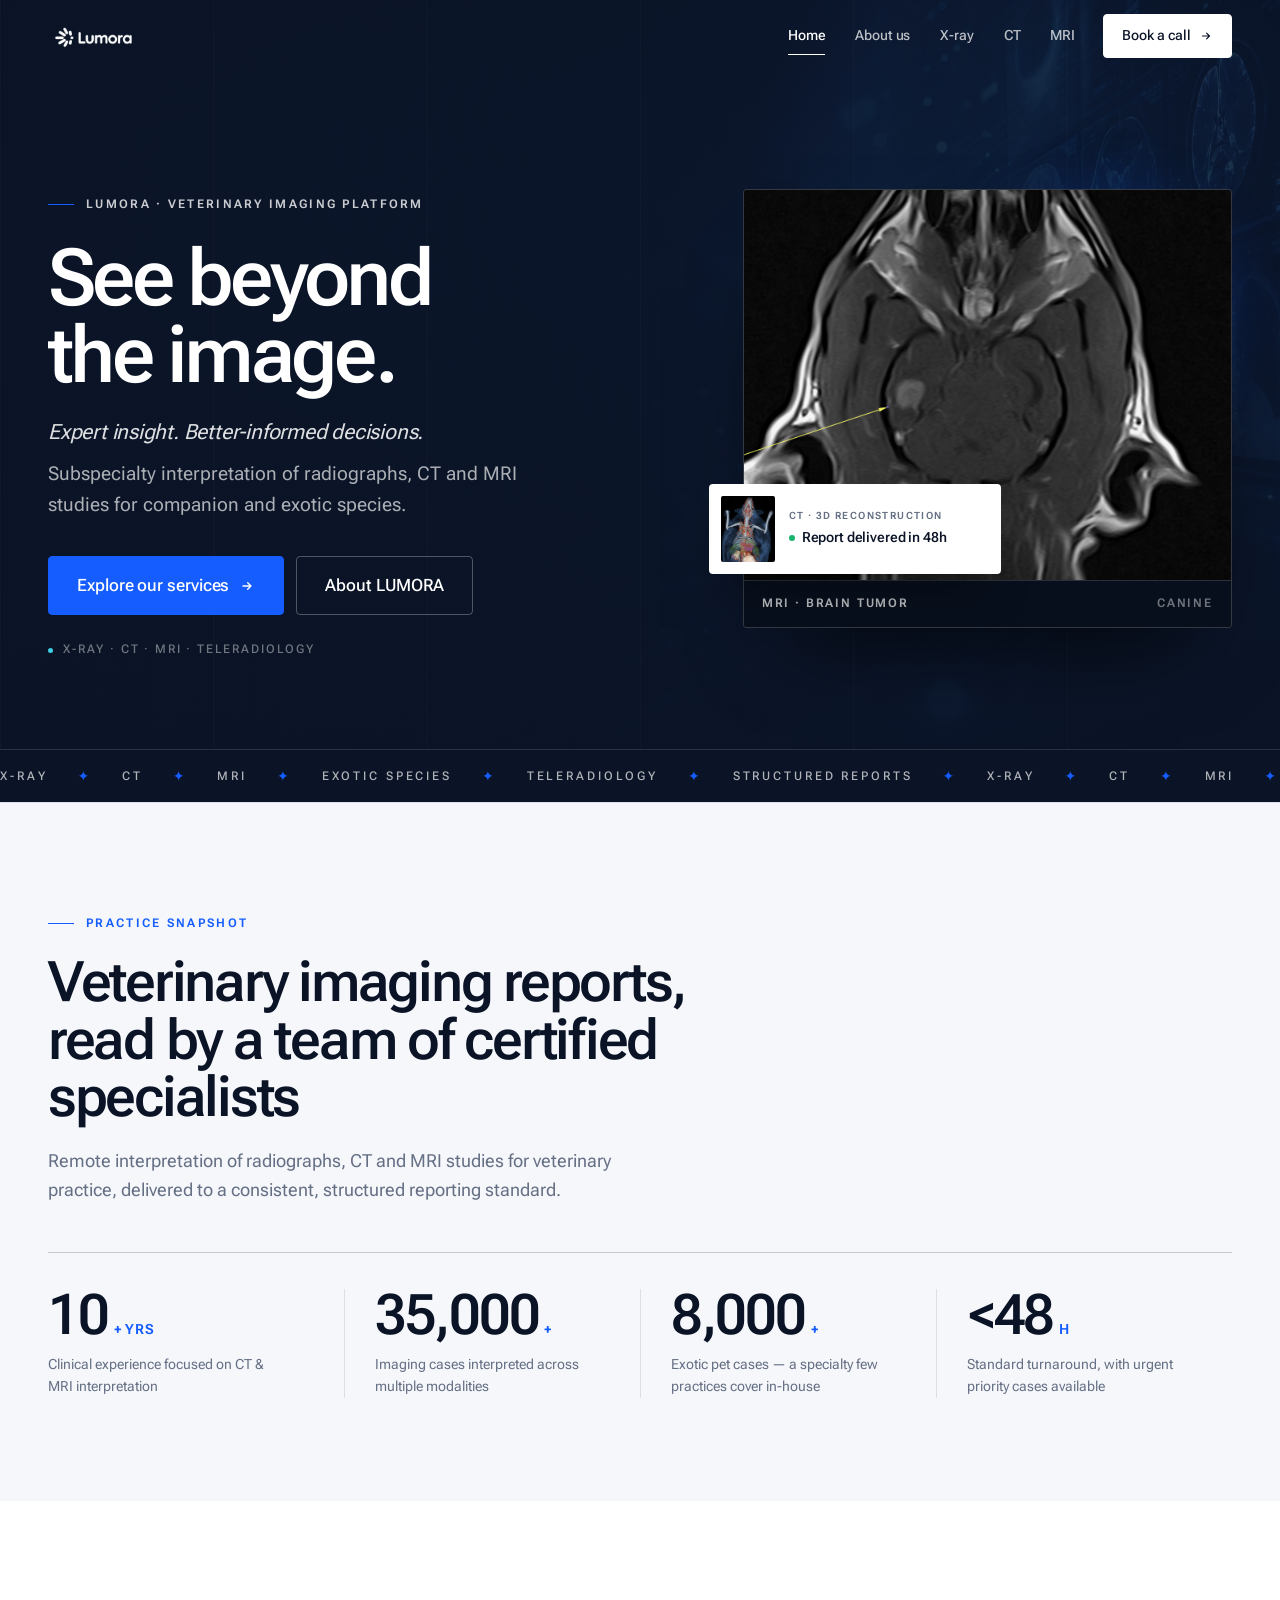
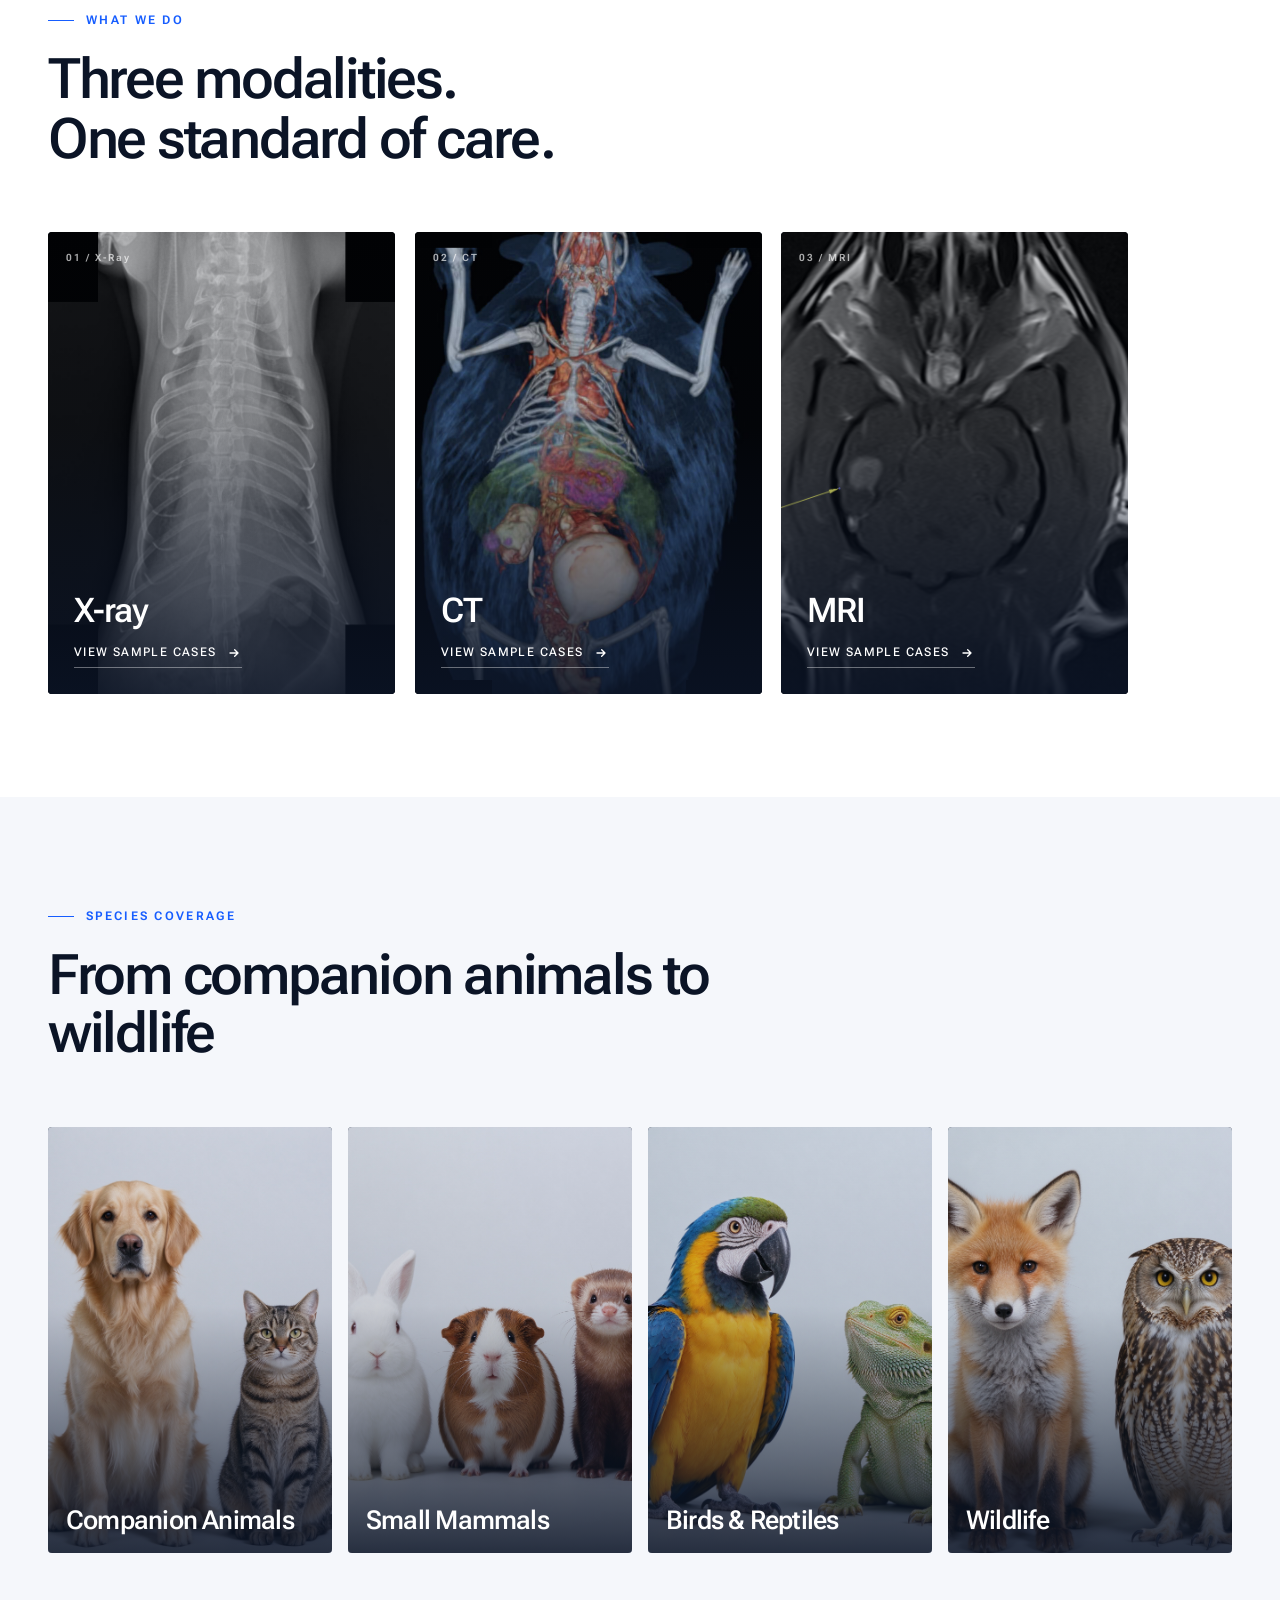
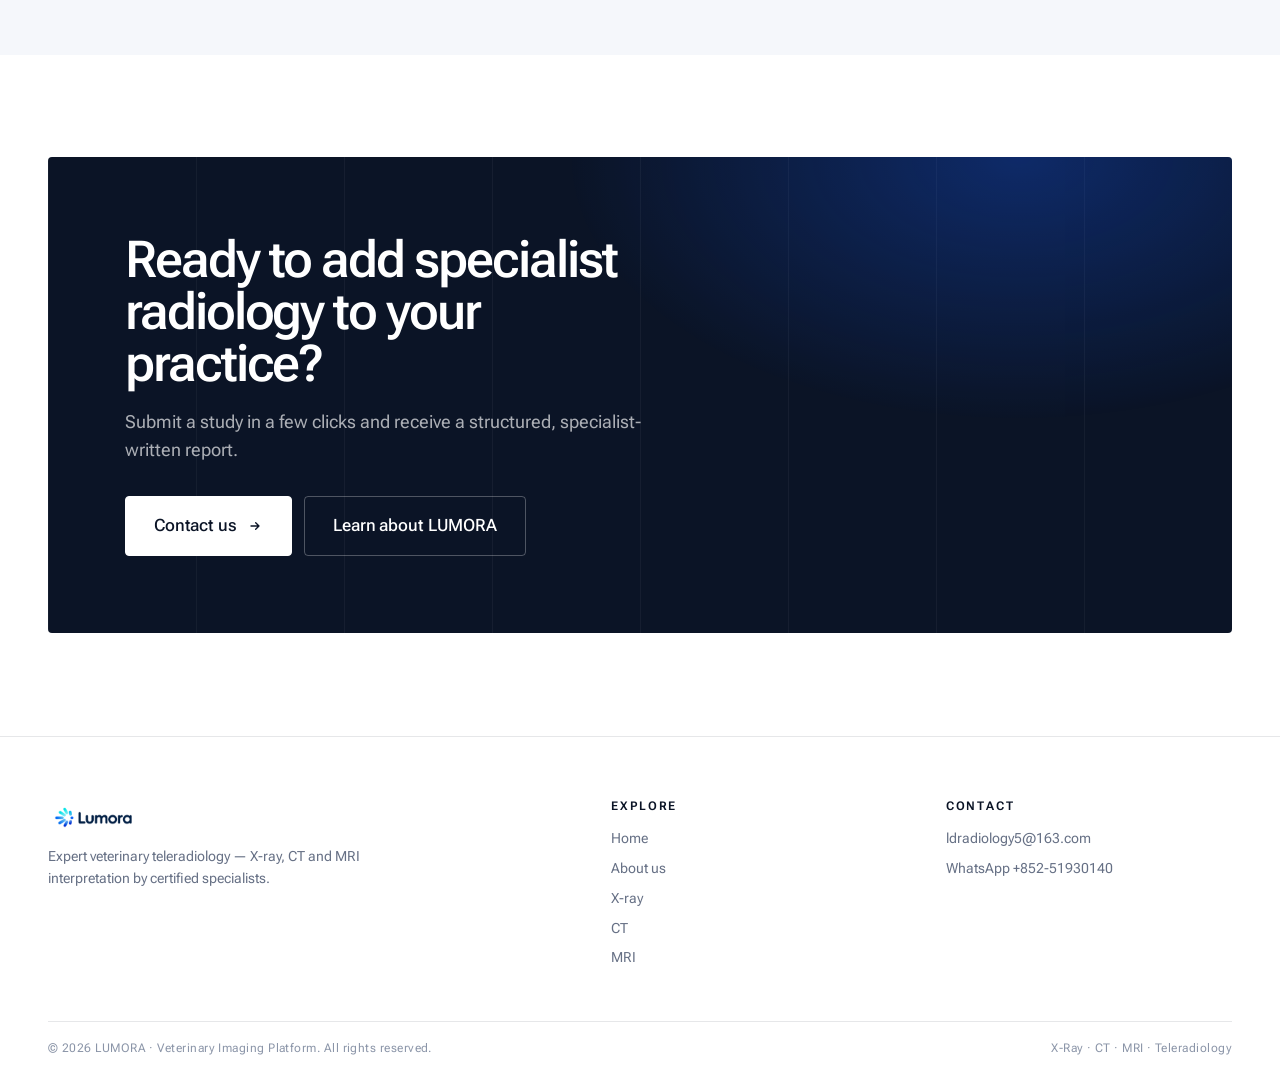
<file: index.html>
<!DOCTYPE html>
<html lang="en">
<head>
  <meta charset="UTF-8" />
  <meta name="viewport" content="width=device-width, initial-scale=1.0" />
  <meta http-equiv="X-UA-Compatible" content="IE=edge" />

  <title>LUMORA · Veterinary Imaging Platform — Expert Radiology for Veterinarians</title>
  <meta name="description" content="LUMORA delivers expert veterinary teleradiology — X-ray, CT and MRI reports read by certified specialists, with fast, secure, seamless submission." />
  <meta name="keywords" content="veterinary teleradiology, veterinary imaging, X-ray, CT, MRI, LUMORA, veterinary radiologist" />

  <meta property="og:title" content="LUMORA · Expert Radiology for Veterinarians" />
  <meta property="og:description" content="X-ray, CT and MRI interpretation by certified veterinary imaging specialists. Fast, secure and seamless." />
  <meta property="og:type" content="website" />
  <meta property="og:locale" content="en_US" />

  <link rel="stylesheet" href="./assets/site.css" />
</head>

<body class="page-home">

  <!-- ══════════════════════ NAV ══════════════════════ -->
  <nav class="nav">
    <div class="nav-inner">
      <a href="./index.html" class="brand" aria-label="LUMORA home">
        <img src="./assets/logo.png" alt="LUMORA" class="brand-logo" />
      </a>
      <div class="nav-links">
        <a href="./index.html" class="nav-link active">Home</a>
        <a href="./about.html" class="nav-link">About us</a>
        <a href="./x-ray.html" class="nav-link">X-ray</a>
        <a href="./ct.html" class="nav-link">CT</a>
        <a href="./mri.html" class="nav-link">MRI</a>
        <a href="./contact.html" class="nav-cta">
          Book a call
          <svg class="arrow" fill="none" stroke="currentColor" viewBox="0 0 24 24">
            <path stroke-linecap="round" stroke-linejoin="round" stroke-width="2" d="M13 7l5 5m0 0l-5 5m5-5H6"/>
          </svg>
        </a>
      </div>
      <button class="nav-toggle" id="navToggle" aria-label="Open menu" aria-expanded="false">
        <svg fill="none" stroke="currentColor" viewBox="0 0 24 24">
          <path stroke-linecap="round" stroke-linejoin="round" stroke-width="2" d="M4 7h16M4 12h16M4 17h16"/>
        </svg>
      </button>
    </div>
    <div class="mobile-menu" id="mobileMenu">
      <a href="./index.html" class="active">Home</a>
      <a href="./about.html">About us</a>
      <a href="./x-ray.html">X-ray</a>
      <a href="./ct.html">CT</a>
      <a href="./mri.html">MRI</a>
      <a href="./contact.html">Contact us</a>
    </div>
  </nav>

  <!-- ══════════════════════ HERO ══════════════════════ -->
  <section class="hero">
    <div class="container">
      <div class="hero-grid">
        <div class="hero-inner">
          <span class="eyebrow">Lumora &middot; Veterinary Imaging Platform</span>
          <h1>See beyond the image.</h1>
          <p class="hero-sub hero-sub--lead">Expert insight. Better-informed decisions.</p>
          <p class="hero-sub">
            Subspecialty interpretation of radiographs, CT and MRI studies for companion and exotic species.
          </p>
          <div class="hero-cta">
            <a href="./contact.html" class="btn btn-accent btn-lg">
              Explore our services
              <svg class="arrow" fill="none" stroke="currentColor" viewBox="0 0 24 24">
                <path stroke-linecap="round" stroke-linejoin="round" stroke-width="2" d="M13 7l5 5m0 0l-5 5m5-5H6"/>
              </svg>
            </a>
            <a href="./about.html" class="btn btn-outlined-inverse btn-lg">About LUMORA</a>
          </div>
          <p class="hero-note"><span class="dot"></span>X-Ray &middot; CT &middot; MRI &middot; Teleradiology</p>
        </div>

        <div class="hero-visual" aria-hidden="true">
          <figure class="hero-frame">
            <img src="./assets/cases/mri-dog-brain-tumor.png" alt="" loading="eager" />
            <figcaption>MRI &middot; Brain tumor <span>Canine</span></figcaption>
          </figure>
          <div class="hero-float">
            <img src="./assets/cases/ct-hedgehog-3d.png" alt="" loading="lazy" />
            <div>
              <span class="hero-float-label">CT &middot; 3D reconstruction</span>
              <strong>Report delivered in 48h</strong>
            </div>
          </div>
        </div>
      </div>
    </div>
  </section>

  <!-- ══════════════════════ MARQUEE ══════════════════════ -->
  <div class="marquee" aria-hidden="true">
    <div class="marquee-track">
      <span>X-Ray <i>&#10022;</i> CT <i>&#10022;</i> MRI <i>&#10022;</i> Exotic Species <i>&#10022;</i> Teleradiology <i>&#10022;</i> Structured Reports <i>&#10022;</i></span>
      <span>X-Ray <i>&#10022;</i> CT <i>&#10022;</i> MRI <i>&#10022;</i> Exotic Species <i>&#10022;</i> Teleradiology <i>&#10022;</i> Structured Reports <i>&#10022;</i></span>
    </div>
  </div>

  <!-- ══════════════════════ PRACTICE SNAPSHOT ══════════════════════ -->
  <section class="section stats-band">
    <div class="container">
      <div class="section-head" style="margin-bottom: var(--space-2xl);">
        <span class="eyebrow eyebrow-accent">Practice Snapshot</span>
        <h2>Veterinary imaging reports,<br/>read by a team of certified specialists</h2>
        <p>
          Remote interpretation of radiographs, CT and MRI studies for veterinary practice, delivered
          to a consistent, structured reporting standard.
        </p>
      </div>

      <div class="stats-grid">
        <div class="stat">
          <p class="stat-value">10<span class="unit">+ yrs</span></p>
          <p class="stat-label">Clinical experience focused on CT &amp; MRI interpretation</p>
        </div>
        <div class="stat">
          <p class="stat-value">35,000<span class="unit">+</span></p>
          <p class="stat-label">Imaging cases interpreted across multiple modalities</p>
        </div>
        <div class="stat">
          <p class="stat-value">8,000<span class="unit">+</span></p>
          <p class="stat-label">Exotic pet cases — a specialty few practices cover in-house</p>
        </div>
        <div class="stat">
          <p class="stat-value">&lt;48<span class="unit">h</span></p>
          <p class="stat-label">Standard turnaround, with urgent priority cases available</p>
        </div>
      </div>
    </div>
  </section>

  <!-- ══════════════════════ WHAT WE DO ══════════════════════ -->
  <section class="section">
    <div class="container">
      <div class="section-head">
        <span class="eyebrow eyebrow-accent">What We Do</span>
        <h2>Three modalities. </h2>
        <h2>One standard of care.</h2>
      </div>

      <div class="grid-3 container-narrow">
        <div class="card modality-card">
          <img class="modality-bg" src="./assets/cases/xray-cat-diaphragmatic-hernia.png" alt="X-ray sample — diaphragmatic hernia in a cat" loading="lazy" onerror="this.style.display='none'">
          <div class="modality-overlay" aria-hidden="true"></div>
          <span class="modality-index">01 / X-Ray</span>
          <div class="modality-content">
            <h3>X-ray</h3>
            <a href="./x-ray.html" class="btn btn-on-inverse">
              View sample cases
              <svg class="arrow" fill="none" stroke="currentColor" viewBox="0 0 24 24">
                <path stroke-linecap="round" stroke-linejoin="round" stroke-width="2" d="M13 7l5 5m0 0l-5 5m5-5H6"/>
              </svg>
            </a>
          </div>
        </div>
        <div class="card modality-card">
          <img class="modality-bg" src="./assets/cases/ct-hedgehog-3d.png" alt="CT sample — 3D reconstruction of a hedgehog" loading="lazy" onerror="this.style.display='none'">
          <div class="modality-overlay" aria-hidden="true"></div>
          <span class="modality-index">02 / CT</span>
          <div class="modality-content">
            <h3>CT</h3>
            <a href="./ct.html" class="btn btn-on-inverse">
              View sample cases
              <svg class="arrow" fill="none" stroke="currentColor" viewBox="0 0 24 24">
                <path stroke-linecap="round" stroke-linejoin="round" stroke-width="2" d="M13 7l5 5m0 0l-5 5m5-5H6"/>
              </svg>
            </a>
          </div>
        </div>
        <div class="card modality-card">
          <img class="modality-bg" src="./assets/cases/mri-dog-brain-tumor.png" alt="MRI sample — brain tumor in a dog" loading="lazy" onerror="this.style.display='none'">
          <div class="modality-overlay" aria-hidden="true"></div>
          <span class="modality-index">03 / MRI</span>
          <div class="modality-content">
            <h3>MRI</h3>
            <a href="./mri.html" class="btn btn-on-inverse">
              View sample cases
              <svg class="arrow" fill="none" stroke="currentColor" viewBox="0 0 24 24">
                <path stroke-linecap="round" stroke-linejoin="round" stroke-width="2" d="M13 7l5 5m0 0l-5 5m5-5H6"/>
              </svg>
            </a>
          </div>
        </div>
      </div>

      </div>
  </section>

  <!-- ══════════════════════ SPECIES COVERAGE ══════════════════════ -->
  <section class="section section-muted">
    <div class="container">
      <div class="section-head">
        <span class="eyebrow eyebrow-accent">Species Coverage</span>
        <h2>From companion animals to wildlife</h2>
      </div>

      <div class="species-grid">
        <div class="card species-card modality-card">
          <img class="modality-bg" src="./assets/species/species-companion.png" alt="Companion animals — dog and cat" loading="lazy" onerror="this.style.display='none'">
          <div class="modality-overlay" aria-hidden="true"></div>
          <div class="modality-content">
            <h3>Companion Animals</h3>
          </div>
        </div>

        <div class="card species-card modality-card">
          <img class="modality-bg" src="./assets/species/species-small-mammals.png" alt="Small mammals — rabbit, guinea pig and ferret" loading="lazy" onerror="this.style.display='none'">
          <div class="modality-overlay" aria-hidden="true"></div>
          <div class="modality-content">
            <h3>Small Mammals</h3>
          </div>
        </div>

        <div class="card species-card modality-card">
          <img class="modality-bg" src="./assets/species/species-birds-reptiles.png" alt="Birds and reptiles — macaw and bearded dragon" loading="lazy" onerror="this.style.display='none'">
          <div class="modality-overlay" aria-hidden="true"></div>
          <div class="modality-content">
            <h3>Birds &amp; Reptiles</h3>
          </div>
        </div>

        <div class="card species-card modality-card">
          <img class="modality-bg" src="./assets/species/species-wildlife.png" alt="Wildlife — fox and eagle-owl" loading="lazy" onerror="this.style.display='none'">
          <div class="modality-overlay" aria-hidden="true"></div>
          <div class="modality-content">
            <h3>Wildlife</h3>
          </div>
        </div>
      </div>
    </div>
  </section>

  <!-- ══════════════════════ CTA ══════════════════════ -->
  <section class="section">
    <div class="container">
      <div class="cta">
        <h2>Ready to add specialist radiology to your practice?</h2>
        <p>Submit a study in a few clicks and receive a structured, specialist-written report.</p>
        <div class="cta-actions">
          <a href="./contact.html" class="btn btn-on-inverse btn-lg">
            Contact us
            <svg class="arrow" fill="none" stroke="currentColor" viewBox="0 0 24 24">
              <path stroke-linecap="round" stroke-linejoin="round" stroke-width="2" d="M13 7l5 5m0 0l-5 5m5-5H6"/>
            </svg>
          </a>
          <a href="./about.html" class="btn btn-outlined-inverse btn-lg">Learn about LUMORA</a>
        </div>
      </div>
    </div>
  </section>

  <!-- ══════════════════════ FOOTER ══════════════════════ -->
  <footer class="footer">
    <div class="container">
      <div class="footer-grid">
        <div>
          <a href="./index.html" class="brand" aria-label="LUMORA home">
            <img src="./assets/logo.png" alt="LUMORA" class="brand-logo" />
          </a>
          <p class="footer-tagline">Expert veterinary teleradiology — X-ray, CT and MRI interpretation by certified specialists.</p>
        </div>

        <div class="footer-col">
          <h4>Explore</h4>
          <a href="./index.html">Home</a>
          <a href="./about.html">About us</a>
          <a href="./x-ray.html">X-ray</a>
          <a href="./ct.html">CT</a>
          <a href="./mri.html">MRI</a>
        </div>

        <div class="footer-col">
          <h4>Contact</h4>
          <a href="mailto:ldradiology5@163.com">ldradiology5@163.com</a>
          <a href="https://wa.me/85251930140">WhatsApp +852-51930140</a>
        </div>
      </div>

      <div class="footer-bottom">
        <p>&copy; 2026 LUMORA · Veterinary Imaging Platform. All rights reserved.</p>
        <p>X-Ray &middot; CT &middot; MRI &middot; Teleradiology</p>
      </div>
    </div>
  </footer>

  <script src="./assets/site.js" defer></script>

</body>
</html>
</file>
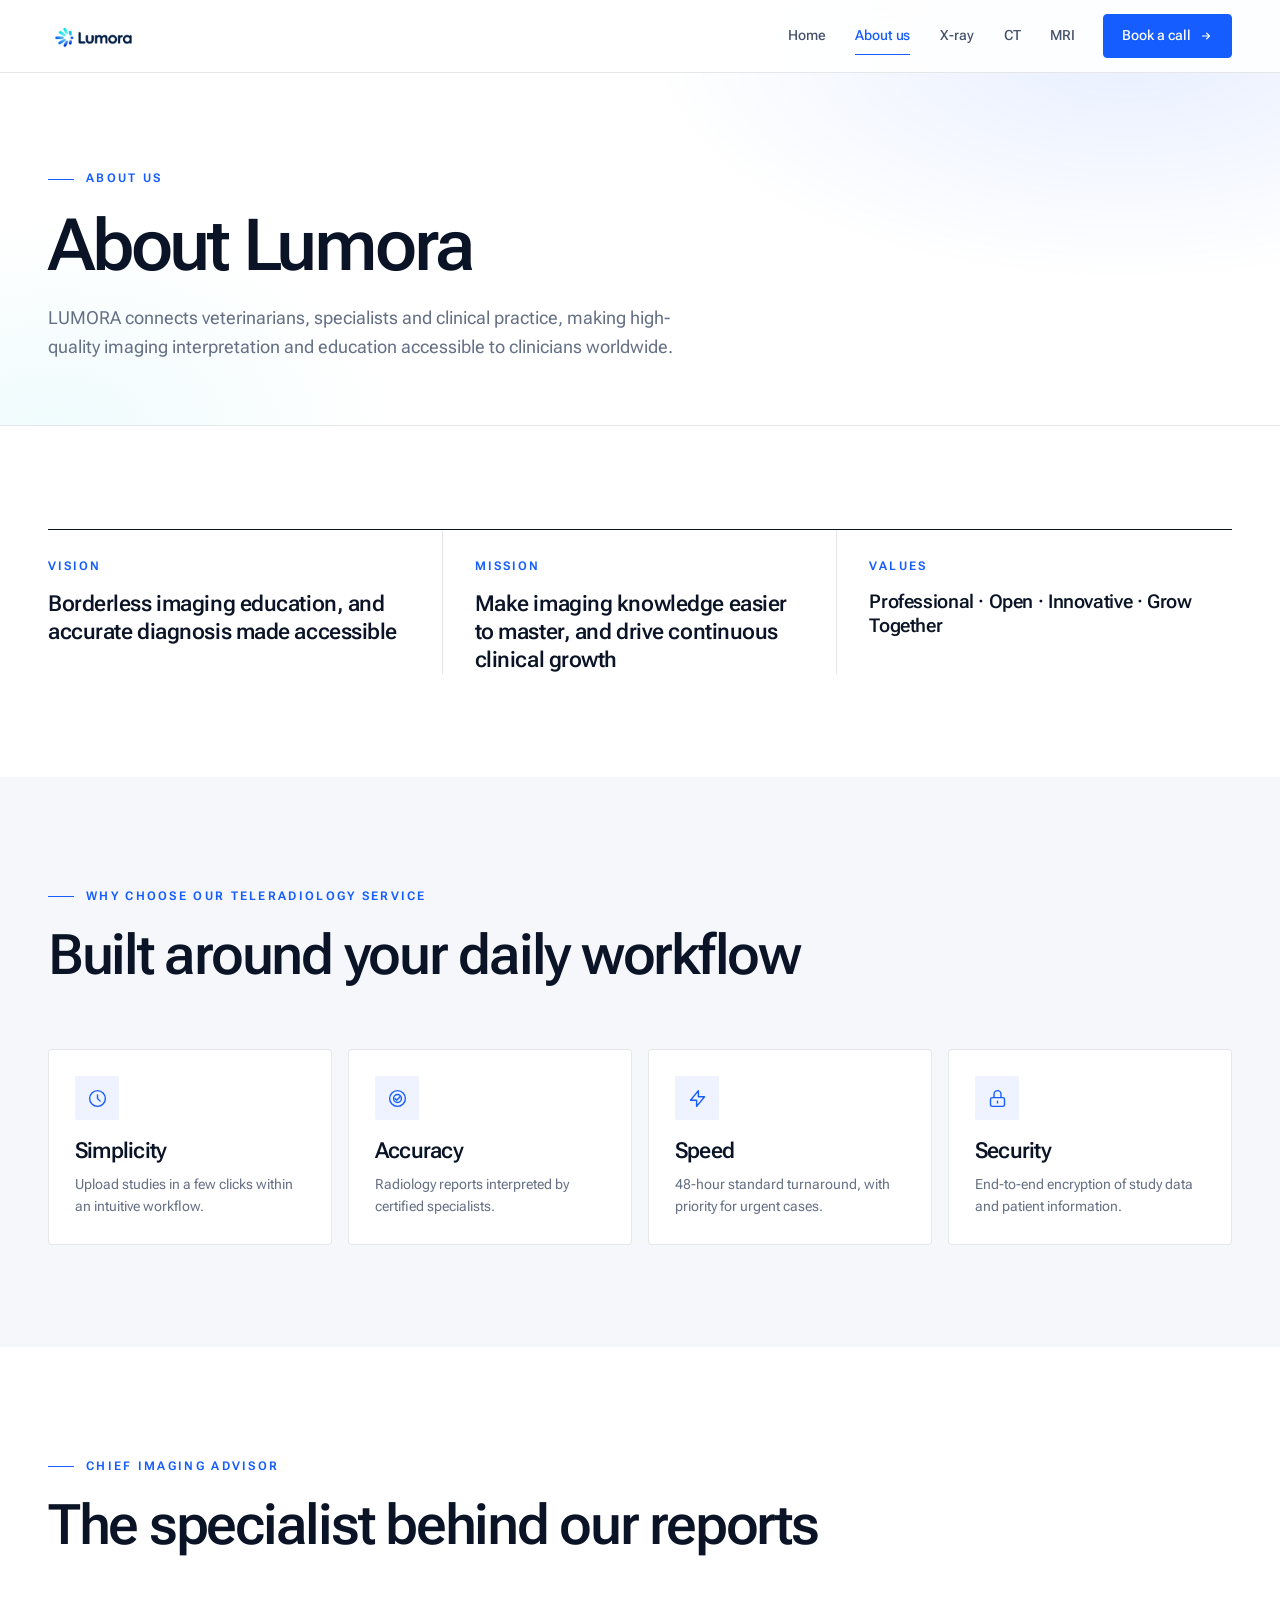
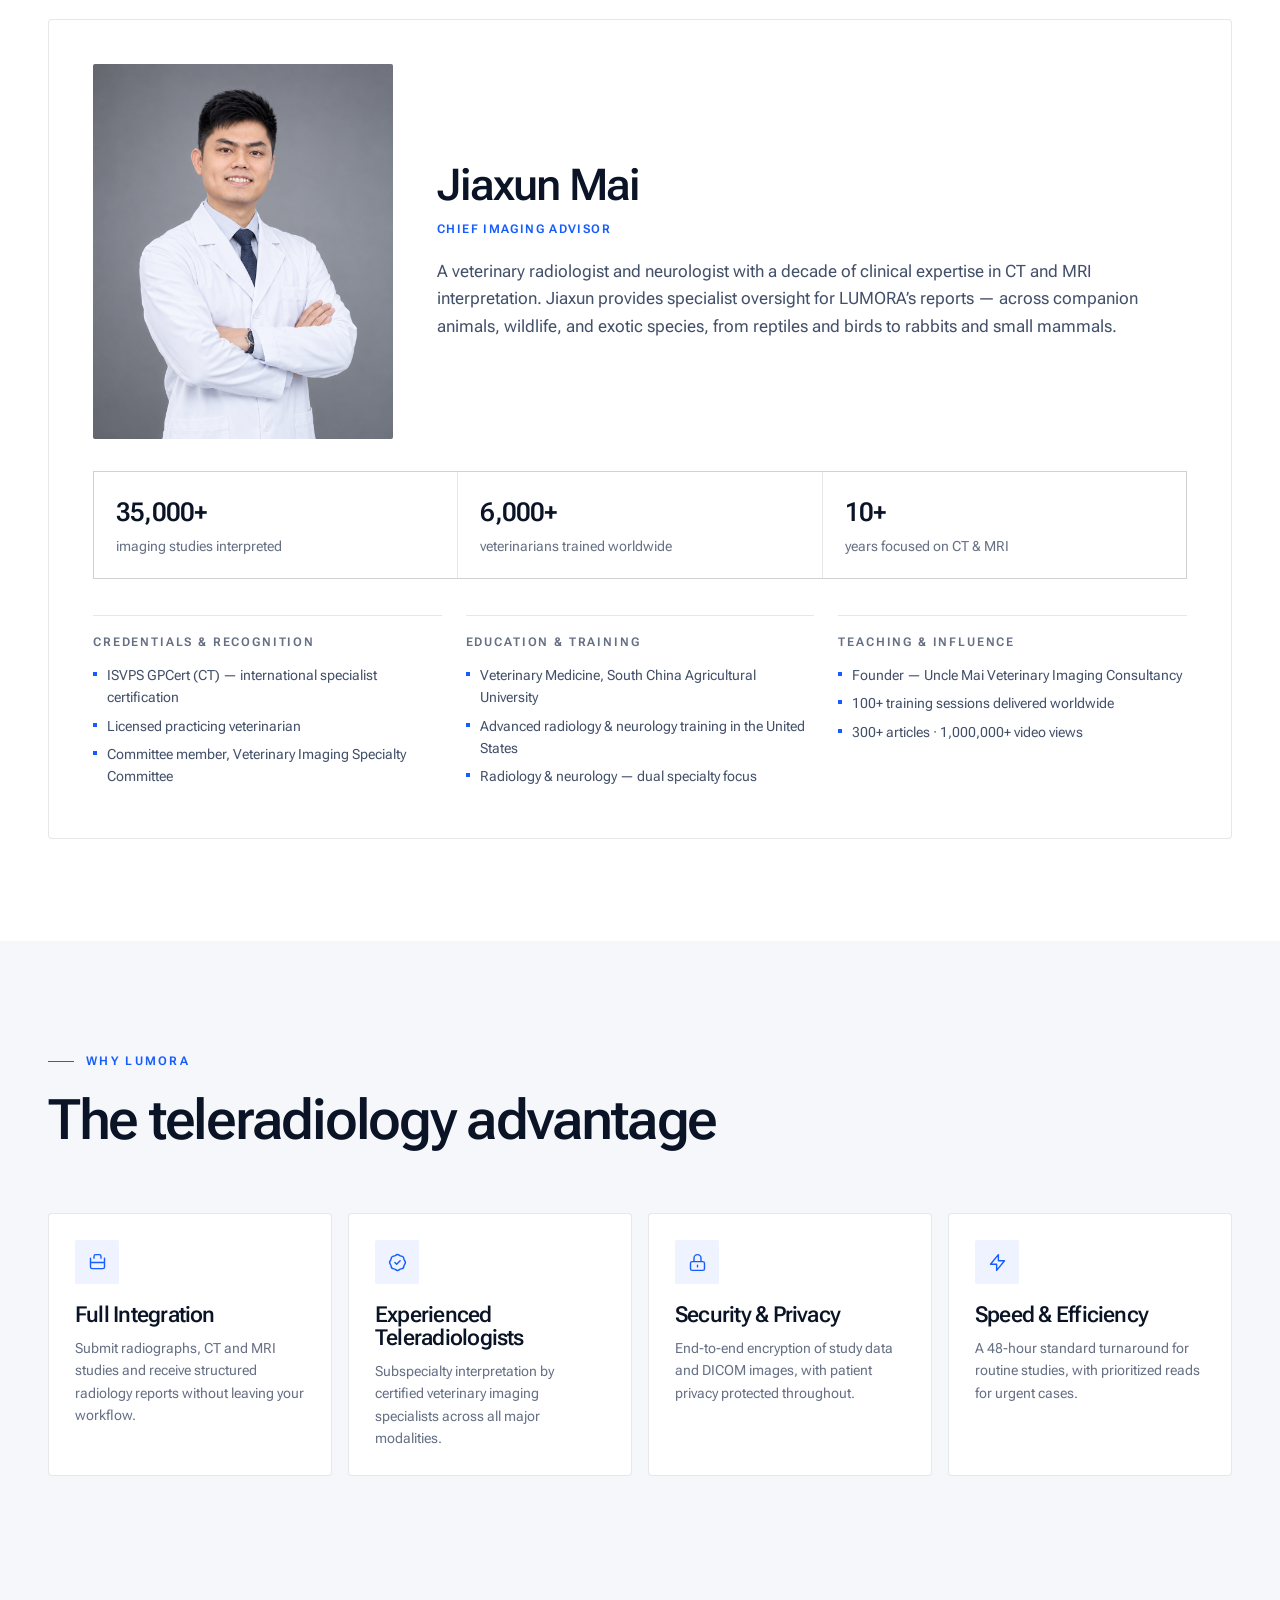
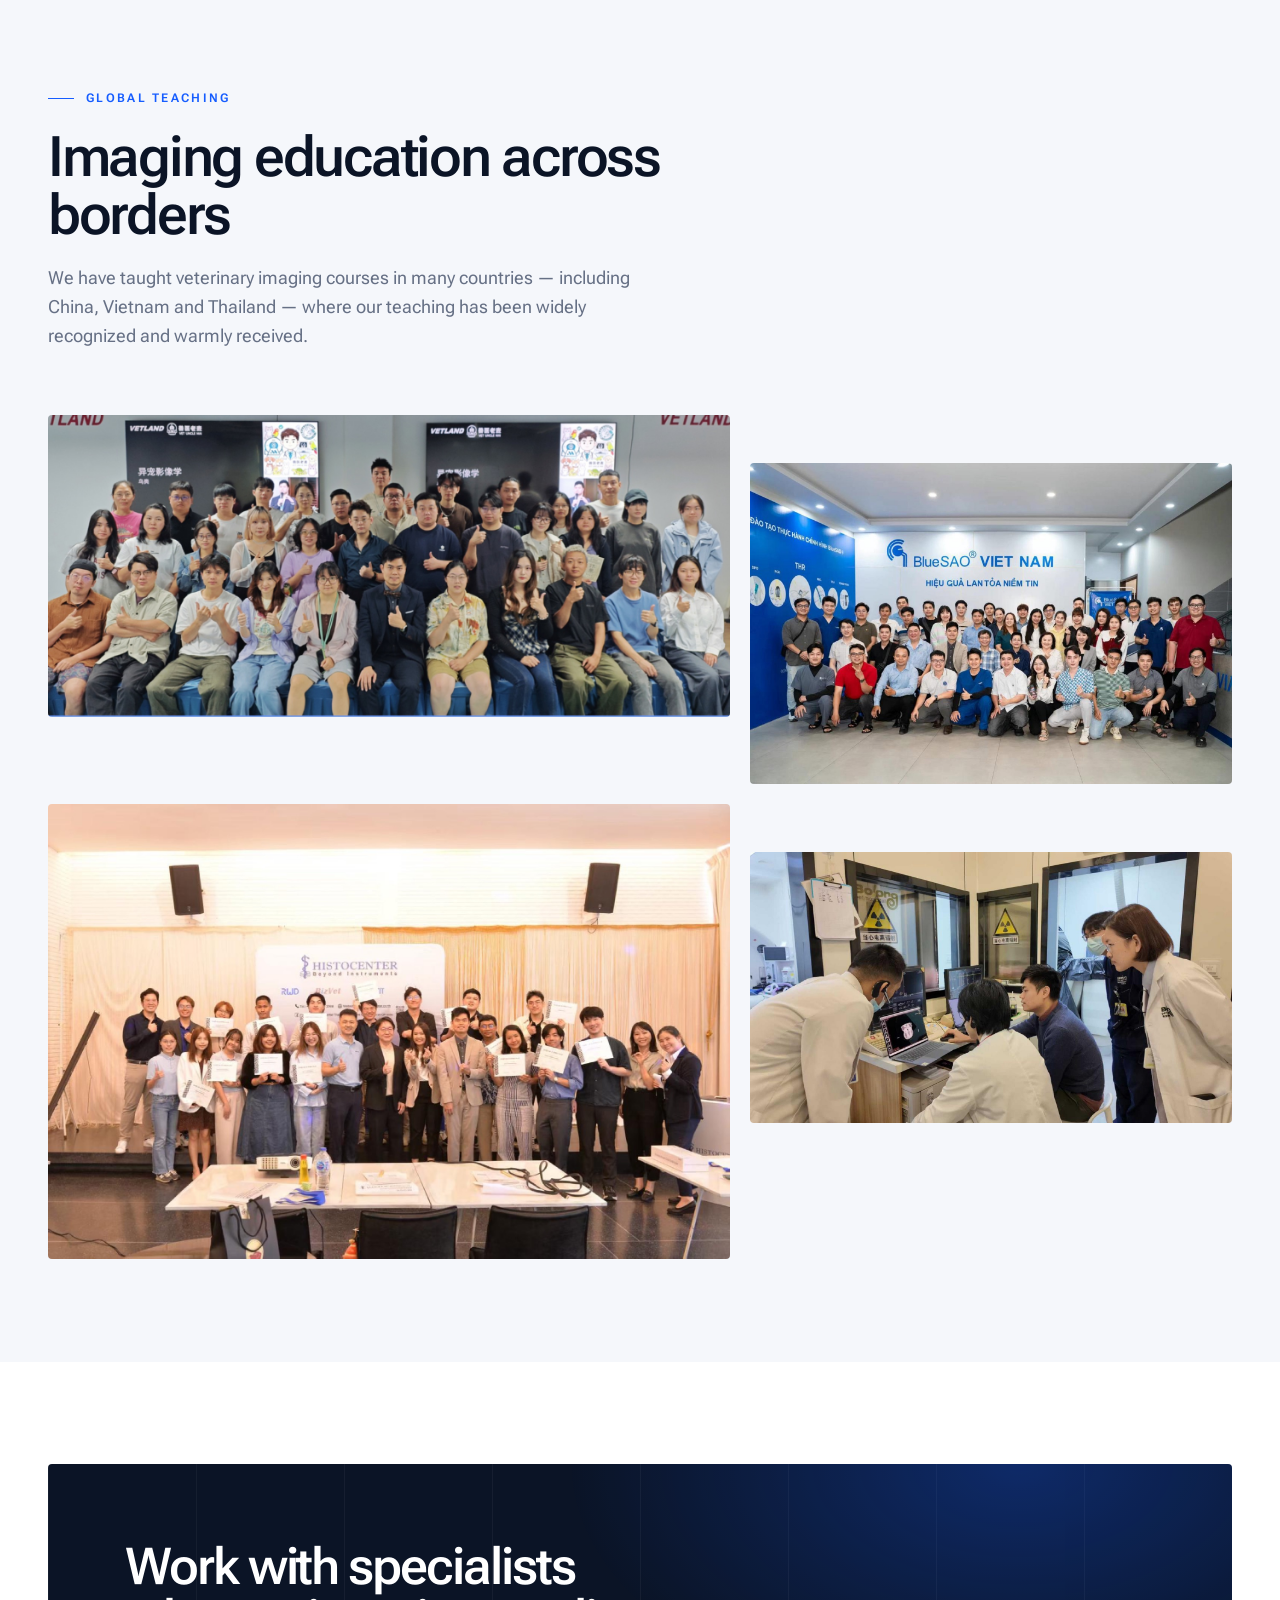
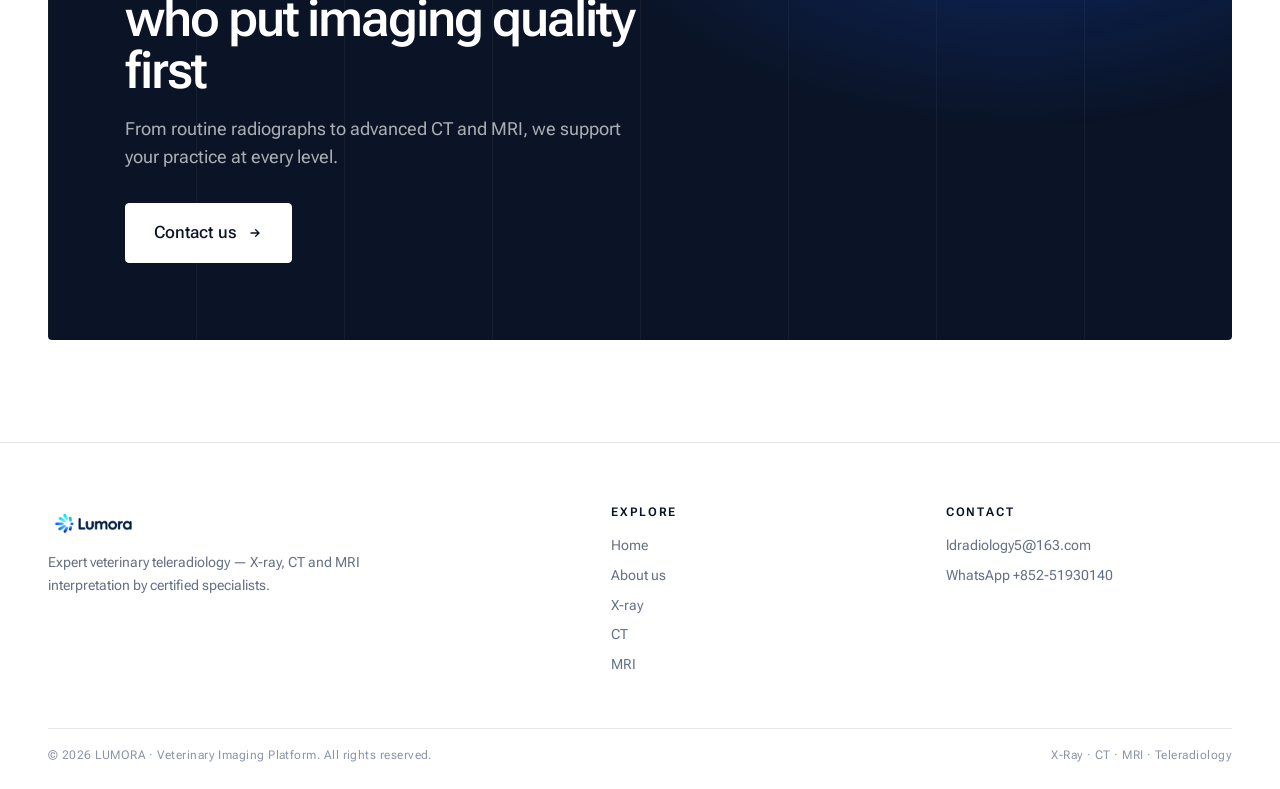
<file: about.html>
<!DOCTYPE html>
<html lang="en">
<head>
  <meta charset="UTF-8" />
  <meta name="viewport" content="width=device-width, initial-scale=1.0" />
  <meta http-equiv="X-UA-Compatible" content="IE=edge" />

  <title>About LUMORA · Veterinary Imaging Platform</title>
  <meta name="description" content="LUMORA connects knowledge, veterinarians, experts and clinical practice — helping more veterinarians understand imaging and continuously improve their diagnostic capabilities." />

  <link rel="stylesheet" href="./assets/site.css" />
</head>

<body class="page-about">

  <!-- ══════════════════════ NAV ══════════════════════ -->
  <nav class="nav">
    <div class="nav-inner">
      <a href="./index.html" class="brand" aria-label="LUMORA home">
        <img src="./assets/logo.png" alt="LUMORA" class="brand-logo" />
      </a>
      <div class="nav-links">
        <a href="./index.html" class="nav-link">Home</a>
        <a href="./about.html" class="nav-link active">About us</a>
        <a href="./x-ray.html" class="nav-link">X-ray</a>
        <a href="./ct.html" class="nav-link">CT</a>
        <a href="./mri.html" class="nav-link">MRI</a>
        <a href="./contact.html" class="nav-cta">
          Book a call
          <svg class="arrow" fill="none" stroke="currentColor" viewBox="0 0 24 24">
            <path stroke-linecap="round" stroke-linejoin="round" stroke-width="2" d="M13 7l5 5m0 0l-5 5m5-5H6"/>
          </svg>
        </a>
      </div>
      <button class="nav-toggle" id="navToggle" aria-label="Open menu" aria-expanded="false">
        <svg fill="none" stroke="currentColor" viewBox="0 0 24 24">
          <path stroke-linecap="round" stroke-linejoin="round" stroke-width="2" d="M4 7h16M4 12h16M4 17h16"/>
        </svg>
      </button>
    </div>
    <div class="mobile-menu" id="mobileMenu">
      <a href="./index.html">Home</a>
      <a href="./about.html" class="active">About us</a>
      <a href="./x-ray.html">X-ray</a>
      <a href="./ct.html">CT</a>
      <a href="./mri.html">MRI</a>
      <a href="./contact.html">Contact us</a>
    </div>
  </nav>

  <!-- ══════════════════════ PAGE HERO ══════════════════════ -->
  <section class="page-hero">
    <div class="container">
      <span class="eyebrow eyebrow-accent">About us</span>
      <h1>About Lumora</h1>
      <p>
        LUMORA connects veterinarians, specialists and clinical practice, making high-quality imaging
        interpretation and education accessible to clinicians worldwide.
      </p>
    </div>
  </section>

  <!-- ══════════════════════ VISION / MISSION / VALUES ══════════════════════ -->
  <section class="section">
    <div class="container">
      <div class="pillars">
        <div class="pillar">
          <span class="pillar-label">Vision</span>
          <h3>Borderless imaging education, and accurate diagnosis made accessible</h3>
        </div>
        <div class="pillar">
          <span class="pillar-label">Mission</span>
          <h3>Make imaging knowledge easier to master, and drive continuous clinical growth</h3>
        </div>
        <div class="pillar">
          <span class="pillar-label">Values</span>
          <h3 style="font-size: var(--text-lg); font-weight: var(--weight-title);">Professional &middot; Open &middot; Innovative &middot; Grow Together</h3>
        </div>
      </div>
    </div>
  </section>

  <!-- ══════════════════════ WHY CHOOSE ══════════════════════ -->
  <section class="section section-muted">
    <div class="container">
      <div class="section-head">
        <span class="eyebrow eyebrow-accent">Why choose our teleradiology service</span>
        <h2>Built around your daily workflow</h2>
      </div>

      <div class="grid-4">
        <div class="card">
          <div class="icon-box icon-box-accent">
            <svg fill="none" stroke="currentColor" viewBox="0 0 24 24">
              <path stroke-linecap="round" stroke-linejoin="round" stroke-width="1.6" d="M12 8v4l3 3m6-3a9 9 0 11-18 0 9 9 0 0118 0z"/>
            </svg>
          </div>
          <h3>Simplicity</h3>
          <p class="card-tagline">Upload studies in a few clicks within an intuitive workflow.</p>
        </div>
        <div class="card">
          <div class="icon-box icon-box-accent">
            <svg fill="none" stroke="currentColor" viewBox="0 0 24 24">
              <circle cx="12" cy="12" r="9" stroke-width="1.6"/>
              <circle cx="12" cy="12" r="4.5" stroke-width="1.6"/>
              <path stroke-linecap="round" stroke-linejoin="round" stroke-width="1.6" d="M9.2 12l1.9 1.9 3.7-3.8"/>
            </svg>
          </div>
          <h3>Accuracy</h3>
          <p class="card-tagline">Radiology reports interpreted by certified specialists.</p>
        </div>
        <div class="card">
          <div class="icon-box icon-box-accent">
            <svg fill="none" stroke="currentColor" viewBox="0 0 24 24">
              <path stroke-linecap="round" stroke-linejoin="round" stroke-width="1.6" d="M13 10V3L4 14h7v7l9-11h-7z"/>
            </svg>
          </div>
          <h3>Speed</h3>
          <p class="card-tagline">48-hour standard turnaround, with priority for urgent cases.</p>
        </div>
        <div class="card">
          <div class="icon-box icon-box-accent">
            <svg fill="none" stroke="currentColor" viewBox="0 0 24 24">
              <path stroke-linecap="round" stroke-linejoin="round" stroke-width="1.6" d="M12 15v2m-6 4h12a2 2 0 002-2v-6a2 2 0 00-2-2H6a2 2 0 00-2 2v6a2 2 0 002 2zm10-10V7a4 4 0 00-8 0v4h8z"/>
            </svg>
          </div>
          <h3>Security</h3>
          <p class="card-tagline">End-to-end encryption of study data and patient information.</p>
        </div>
      </div>
    </div>
  </section>

  <!-- ══════════════════════ CHIEF IMAGING ADVISOR ══════════════════════ -->
  <section class="section">
    <div class="container">
      <div class="section-head">
        <span class="eyebrow eyebrow-accent">Chief Imaging Advisor</span>
        <h2>The specialist behind our reports</h2>
      </div>

      <div class="advisor-card">
        <div class="advisor">
          <div class="advisor-photo">
            <img src="./assets/people/jiaxun-mai.png" alt="Jiaxun Mai — Chief Imaging Advisor" loading="lazy">
          </div>
          <div>
            <h3 class="advisor-name">Jiaxun Mai</h3>
            <span class="advisor-role">Chief Imaging Advisor</span>
            <p class="advisor-tagline">
              A veterinary radiologist and neurologist with a decade of clinical expertise in CT and MRI
              interpretation. Jiaxun provides specialist oversight for LUMORA&rsquo;s reports — across
              companion animals, wildlife, and exotic species, from reptiles and birds to rabbits and
              small mammals.
            </p>
          </div>
        </div>

        <div class="advisor-stats">
          <div class="advisor-stat"><strong>35,000+</strong><span>imaging studies interpreted</span></div>
          <div class="advisor-stat"><strong>6,000+</strong><span>veterinarians trained worldwide</span></div>
          <div class="advisor-stat"><strong>10+</strong><span>years focused on CT &amp; MRI</span></div>
        </div>

        <div class="advisor-creds">
          <div class="advisor-creds-group">
            <h5>Credentials &amp; Recognition</h5>
            <ul>
              <li>ISVPS GPCert (CT) — international specialist certification</li>
              <li>Licensed practicing veterinarian</li>
              <li>Committee member, Veterinary Imaging Specialty Committee</li>
            </ul>
          </div>
          <div class="advisor-creds-group">
            <h5>Education &amp; Training</h5>
            <ul>
              <li>Veterinary Medicine, South China Agricultural University</li>
              <li>Advanced radiology &amp; neurology training in the United States</li>
              <li>Radiology &amp; neurology — dual specialty focus</li>
            </ul>
          </div>
          <div class="advisor-creds-group">
            <h5>Teaching &amp; Influence</h5>
            <ul>
               <li>Founder — Uncle Mai Veterinary Imaging Consultancy</li>
              <li>100+ training sessions delivered worldwide</li>
              <li>300+ articles &middot; 1,000,000+ video views</li>
            </ul>
          </div>
        </div>
      </div>
    </div>
  </section>

  <!-- ══════════════════════ ADVANTAGES ══════════════════════ -->
  <section class="section section-muted">
    <div class="container">
      <div class="section-head">
        <span class="eyebrow eyebrow-accent">Why LUMORA</span>
        <h2>The teleradiology advantage</h2>
      </div>

      <div class="grid-4">
        <div class="card">
          <div class="icon-box icon-box-accent">
            <svg fill="none" stroke="currentColor" viewBox="0 0 24 24">
              <path stroke-linecap="round" stroke-linejoin="round" stroke-width="1.6" d="M4 7v10a2 2 0 002 2h12a2 2 0 002-2V7M8 7V5a2 2 0 012-2h4a2 2 0 012 2v2M4 12h16"/>
            </svg>
          </div>
          <h3>Full Integration</h3>
          <p class="card-tagline">Submit radiographs, CT and MRI studies and receive structured radiology reports without leaving your workflow.</p>
        </div>

        <div class="card">
          <div class="icon-box icon-box-accent">
            <svg fill="none" stroke="currentColor" viewBox="0 0 24 24">
              <path stroke-linecap="round" stroke-linejoin="round" stroke-width="1.6" d="M9 12l2 2 4-4M7.835 4.697a3.42 3.42 0 001.946-.806 3.42 3.42 0 014.438 0 3.42 3.42 0 001.946.806 3.42 3.42 0 013.138 3.138 3.42 3.42 0 00.806 1.946 3.42 3.42 0 010 4.438 3.42 3.42 0 00-.806 1.946 3.42 3.42 0 01-3.138 3.138 3.42 3.42 0 00-1.946.806 3.42 3.42 0 01-4.438 0 3.42 3.42 0 00-1.946-.806 3.42 3.42 0 01-3.138-3.138 3.42 3.42 0 00-.806-1.946 3.42 3.42 0 010-4.438 3.42 3.42 0 00.806-1.946 3.42 3.42 0 013.138-3.138z"/>
            </svg>
          </div>
          <h3>Experienced Teleradiologists</h3>
          <p class="card-tagline">Subspecialty interpretation by certified veterinary imaging specialists across all major modalities.</p>
        </div>

        <div class="card">
          <div class="icon-box icon-box-accent">
            <svg fill="none" stroke="currentColor" viewBox="0 0 24 24">
              <path stroke-linecap="round" stroke-linejoin="round" stroke-width="1.6" d="M12 15v2m-6 4h12a2 2 0 002-2v-6a2 2 0 00-2-2H6a2 2 0 00-2 2v6a2 2 0 002 2zm10-10V7a4 4 0 00-8 0v4h8z"/>
            </svg>
          </div>
          <h3>Security &amp; Privacy</h3>
          <p class="card-tagline">End-to-end encryption of study data and DICOM images, with patient privacy protected throughout.</p>
        </div>

        <div class="card">
          <div class="icon-box icon-box-accent">
            <svg fill="none" stroke="currentColor" viewBox="0 0 24 24">
              <path stroke-linecap="round" stroke-linejoin="round" stroke-width="1.6" d="M13 10V3L4 14h7v7l9-11h-7z"/>
            </svg>
          </div>
          <h3>Speed &amp; Efficiency</h3>
          <p class="card-tagline">A 48-hour standard turnaround for routine studies, with prioritized reads for urgent cases.</p>
        </div>
      </div>
    </div>
  </section>

  <!-- ══════════════════════ GLOBAL TEACHING ══════════════════════ -->
  <section class="section section-muted">
    <div class="container">
      <div class="section-head">
        <span class="eyebrow eyebrow-accent">Global teaching</span>
        <h2>Imaging education across borders</h2>
        <p>
          We have taught veterinary imaging courses in many countries — including China, Vietnam and
          Thailand — where our teaching has been widely recognized and warmly received.
        </p>
      </div>

      <div class="teach-gallery">
        <figure class="teach-photo">
          <img src="./assets/teaching/china-vetland-exotic-imaging.jpg"
               alt="LUMORA exotic-animal imaging course delivered with VETLAND in Guangzhou, China"
               width="1600" height="709" loading="lazy" />
        </figure>
        <figure class="teach-photo">
          <img src="./assets/teaching/vietnam-bluesao-training.jpg"
               alt="LUMORA veterinary imaging training course delivered with BlueSAO in Vietnam"
               width="1600" height="1066" loading="lazy" />
        </figure>
        <figure class="teach-photo">
          <img src="./assets/teaching/international-hands-on-course.jpg"
               alt="Veterinarians receiving certificates after a LUMORA imaging course abroad"
               width="1600" height="1067" loading="lazy" />
        </figure>
        <figure class="teach-photo">
          <img src="./assets/teaching/clinical-ct-reading-training.jpg"
               alt="Hands-on CT interpretation training with clinicians at a veterinary hospital"
               width="1600" height="900" loading="lazy" />
        </figure>
      </div>
    </div>
  </section>

  <!-- ══════════════════════ CTA ══════════════════════ -->
  <section class="section">
    <div class="container">
      <div class="cta">
        <h2>Work with specialists who put imaging quality first</h2>
        <p>From routine radiographs to advanced CT and MRI, we support your practice at every level.</p>
        <div class="cta-actions">
          <a href="./contact.html" class="btn btn-on-inverse btn-lg">Contact us
            <svg class="arrow" fill="none" stroke="currentColor" viewBox="0 0 24 24">
              <path stroke-linecap="round" stroke-linejoin="round" stroke-width="2" d="M13 7l5 5m0 0l-5 5m5-5H6"/>
            </svg>
          </a>
        </div>
      </div>
    </div>
  </section>

  <!-- ══════════════════════ FOOTER ══════════════════════ -->
  <footer class="footer">
    <div class="container">
      <div class="footer-grid">
        <div>
          <a href="./index.html" class="brand" aria-label="LUMORA home">
            <img src="./assets/logo.png" alt="LUMORA" class="brand-logo" />
          </a>
          <p class="footer-tagline">Expert veterinary teleradiology — X-ray, CT and MRI interpretation by certified specialists.</p>
        </div>

        <div class="footer-col">
          <h4>Explore</h4>
          <a href="./index.html">Home</a>
          <a href="./about.html">About us</a>
          <a href="./x-ray.html">X-ray</a>
          <a href="./ct.html">CT</a>
          <a href="./mri.html">MRI</a>
        </div>

        <div class="footer-col">
          <h4>Contact</h4>
          <a href="mailto:ldradiology5@163.com">ldradiology5@163.com</a>
          <a href="https://wa.me/85251930140">WhatsApp +852-51930140</a>
        </div>
      </div>

      <div class="footer-bottom">
        <p>&copy; 2026 LUMORA · Veterinary Imaging Platform. All rights reserved.</p>
        <p>X-Ray &middot; CT &middot; MRI &middot; Teleradiology</p>
      </div>
    </div>
  </footer>

  <script src="./assets/site.js" defer></script>

</body>
</html>
</file>
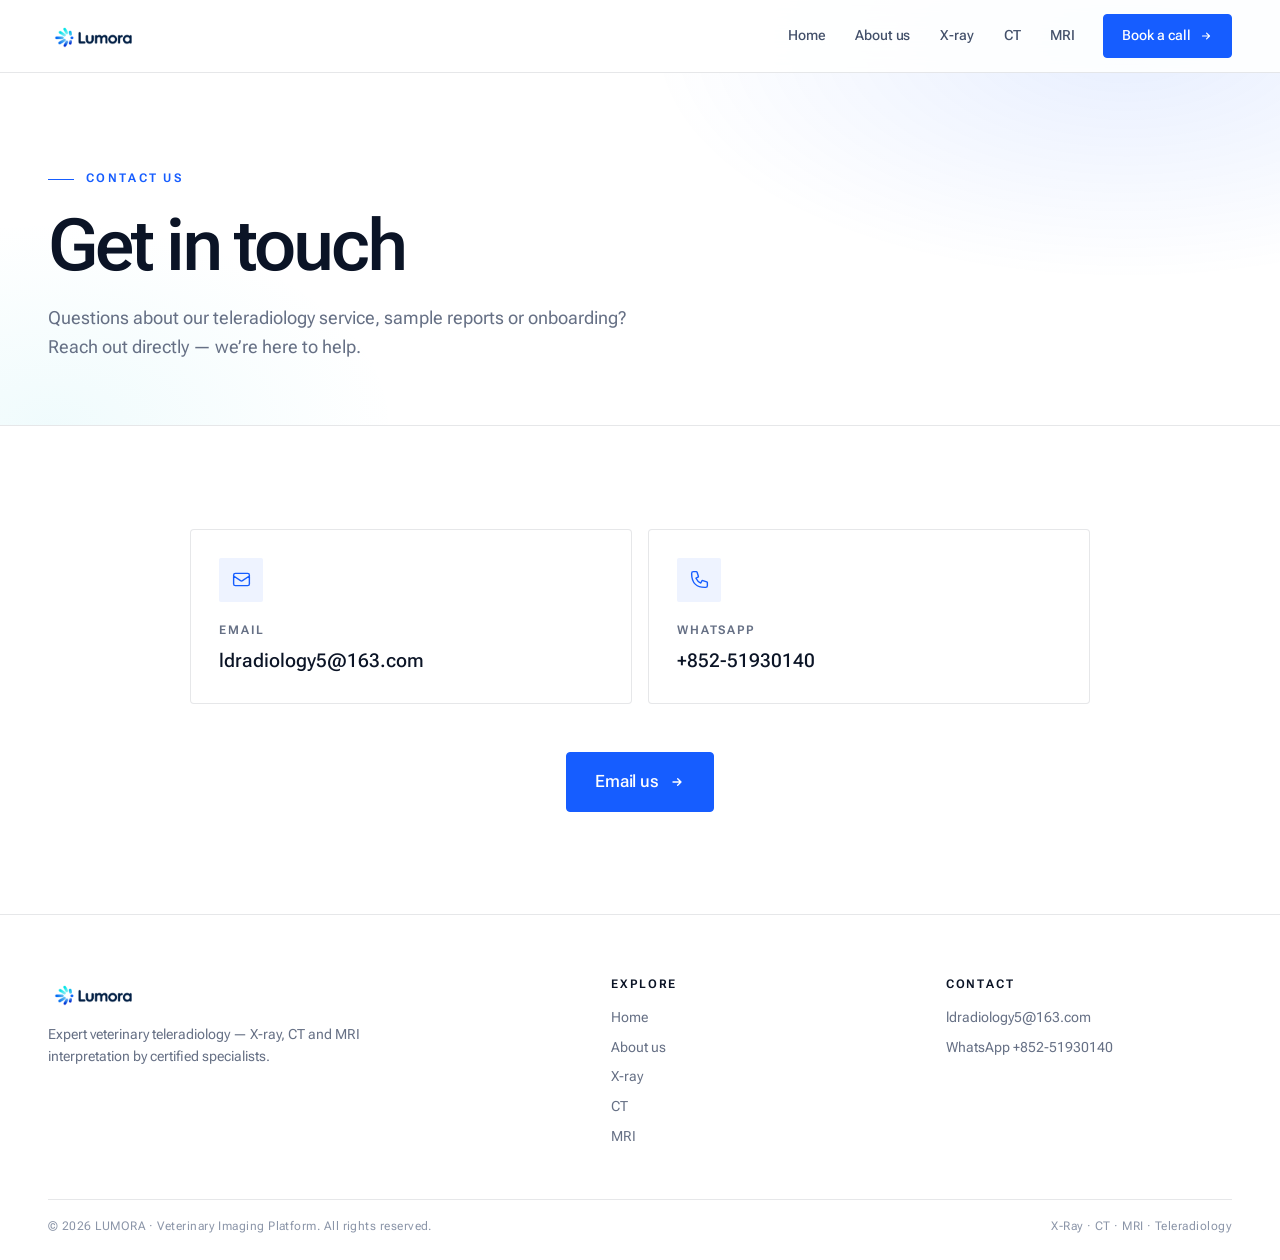
<file: contact.html>
<!DOCTYPE html>
<html lang="en">
<head>
  <meta charset="UTF-8" />
  <meta name="viewport" content="width=device-width, initial-scale=1.0" />
  <meta http-equiv="X-UA-Compatible" content="IE=edge" />

  <title>Contact LUMORA · Veterinary Imaging Platform</title>
  <meta name="description" content="Contact LUMORA for veterinary teleradiology — X-ray, CT and MRI interpretation by certified specialists." />

  <link rel="stylesheet" href="./assets/site.css" />
</head>

<body>

  <!-- ══════════════════════ NAV ══════════════════════ -->
  <nav class="nav">
    <div class="nav-inner">
      <a href="./index.html" class="brand" aria-label="LUMORA home">
        <img src="./assets/logo.png" alt="LUMORA" class="brand-logo" />
      </a>
      <div class="nav-links">
        <a href="./index.html" class="nav-link">Home</a>
        <a href="./about.html" class="nav-link">About us</a>
        <a href="./x-ray.html" class="nav-link">X-ray</a>
        <a href="./ct.html" class="nav-link">CT</a>
        <a href="./mri.html" class="nav-link">MRI</a>
        <a href="./contact.html" class="nav-cta">
          Book a call
          <svg class="arrow" fill="none" stroke="currentColor" viewBox="0 0 24 24">
            <path stroke-linecap="round" stroke-linejoin="round" stroke-width="2" d="M13 7l5 5m0 0l-5 5m5-5H6"/>
          </svg>
        </a>
      </div>
      <button class="nav-toggle" id="navToggle" aria-label="Open menu" aria-expanded="false">
        <svg fill="none" stroke="currentColor" viewBox="0 0 24 24">
          <path stroke-linecap="round" stroke-linejoin="round" stroke-width="2" d="M4 7h16M4 12h16M4 17h16"/>
        </svg>
      </button>
    </div>
    <div class="mobile-menu" id="mobileMenu">
      <a href="./index.html">Home</a>
      <a href="./about.html">About us</a>
      <a href="./x-ray.html">X-ray</a>
      <a href="./ct.html">CT</a>
      <a href="./mri.html">MRI</a>
      <a href="./contact.html" class="active">Contact us</a>
    </div>
  </nav>

  <!-- ══════════════════════ PAGE HERO ══════════════════════ -->
  <section class="page-hero">
    <div class="container">
      <span class="eyebrow eyebrow-accent">Contact us</span>
      <h1>Get in touch</h1>
      <p>
        Questions about our teleradiology service, sample reports or onboarding? <br>Reach out directly
        &mdash; we&rsquo;re here to help.
      </p>
    </div>
  </section>

  <!-- ══════════════════════ CONTACT CARDS ══════════════════════ -->
  <section class="section">
    <div class="container">
      <div class="contact-grid">

        <div class="card contact-card">
          <div class="icon-box icon-box-accent">
            <svg fill="none" stroke="currentColor" viewBox="0 0 24 24">
              <path stroke-linecap="round" stroke-linejoin="round" stroke-width="1.6" d="M3 8l7.89 5.26a2 2 0 002.22 0L21 8M5 19h14a2 2 0 002-2V7a2 2 0 00-2-2H5a2 2 0 00-2 2v10a2 2 0 002 2z"/>
            </svg>
          </div>
          <span class="contact-label">Email</span>
          <a class="contact-value" href="mailto:ldradiology5@163.com">ldradiology5@163.com</a>
        </div>

        <div class="card contact-card">
          <div class="icon-box icon-box-accent">
            <svg fill="none" stroke="currentColor" viewBox="0 0 24 24">
              <path stroke-linecap="round" stroke-linejoin="round" stroke-width="1.6" d="M3 5a2 2 0 012-2h3.28a1 1 0 01.948.684l1.498 4.493a1 1 0 01-.502 1.21l-2.257 1.13a11.042 11.042 0 005.516 5.516l1.13-2.257a1 1 0 011.21-.502l4.493 1.498a1 1 0 01.684.949V19a2 2 0 01-2 2h-1C9.716 21 3 16.828 3 5z"/>
            </svg>
          </div>
          <span class="contact-label">WhatsApp</span>
          <a class="contact-value" href="https://wa.me/85251930140">+852-51930140</a>
        </div>

      </div>

      <div style="text-align:center; margin-top: var(--space-2xl);">
        <a href="mailto:ldradiology5@163.com?subject=LUMORA%20enquiry" class="btn btn-accent btn-lg">
          Email us
          <svg class="arrow" fill="none" stroke="currentColor" viewBox="0 0 24 24">
            <path stroke-linecap="round" stroke-linejoin="round" stroke-width="2" d="M13 7l5 5m0 0l-5 5m5-5H6"/>
          </svg>
        </a>
      </div>
    </div>
  </section>

  <!-- ══════════════════════ FOOTER ══════════════════════ -->
  <footer class="footer">
    <div class="container">
      <div class="footer-grid">
        <div>
          <a href="./index.html" class="brand" aria-label="LUMORA home">
            <img src="./assets/logo.png" alt="LUMORA" class="brand-logo" />
          </a>
          <p class="footer-tagline">Expert veterinary teleradiology — X-ray, CT and MRI interpretation by certified specialists.</p>
        </div>

        <div class="footer-col">
          <h4>Explore</h4>
          <a href="./index.html">Home</a>
          <a href="./about.html">About us</a>
          <a href="./x-ray.html">X-ray</a>
          <a href="./ct.html">CT</a>
          <a href="./mri.html">MRI</a>
        </div>

        <div class="footer-col">
          <h4>Contact</h4>
          <a href="mailto:ldradiology5@163.com">ldradiology5@163.com</a>
          <a href="https://wa.me/85251930140">WhatsApp +852-51930140</a>
        </div>
      </div>

      <div class="footer-bottom">
        <p>&copy; 2026 LUMORA · Veterinary Imaging Platform. All rights reserved.</p>
        <p>X-Ray &middot; CT &middot; MRI &middot; Teleradiology</p>
      </div>
    </div>
  </footer>

  <script src="./assets/site.js" defer></script>

</body>
</html>
</file>
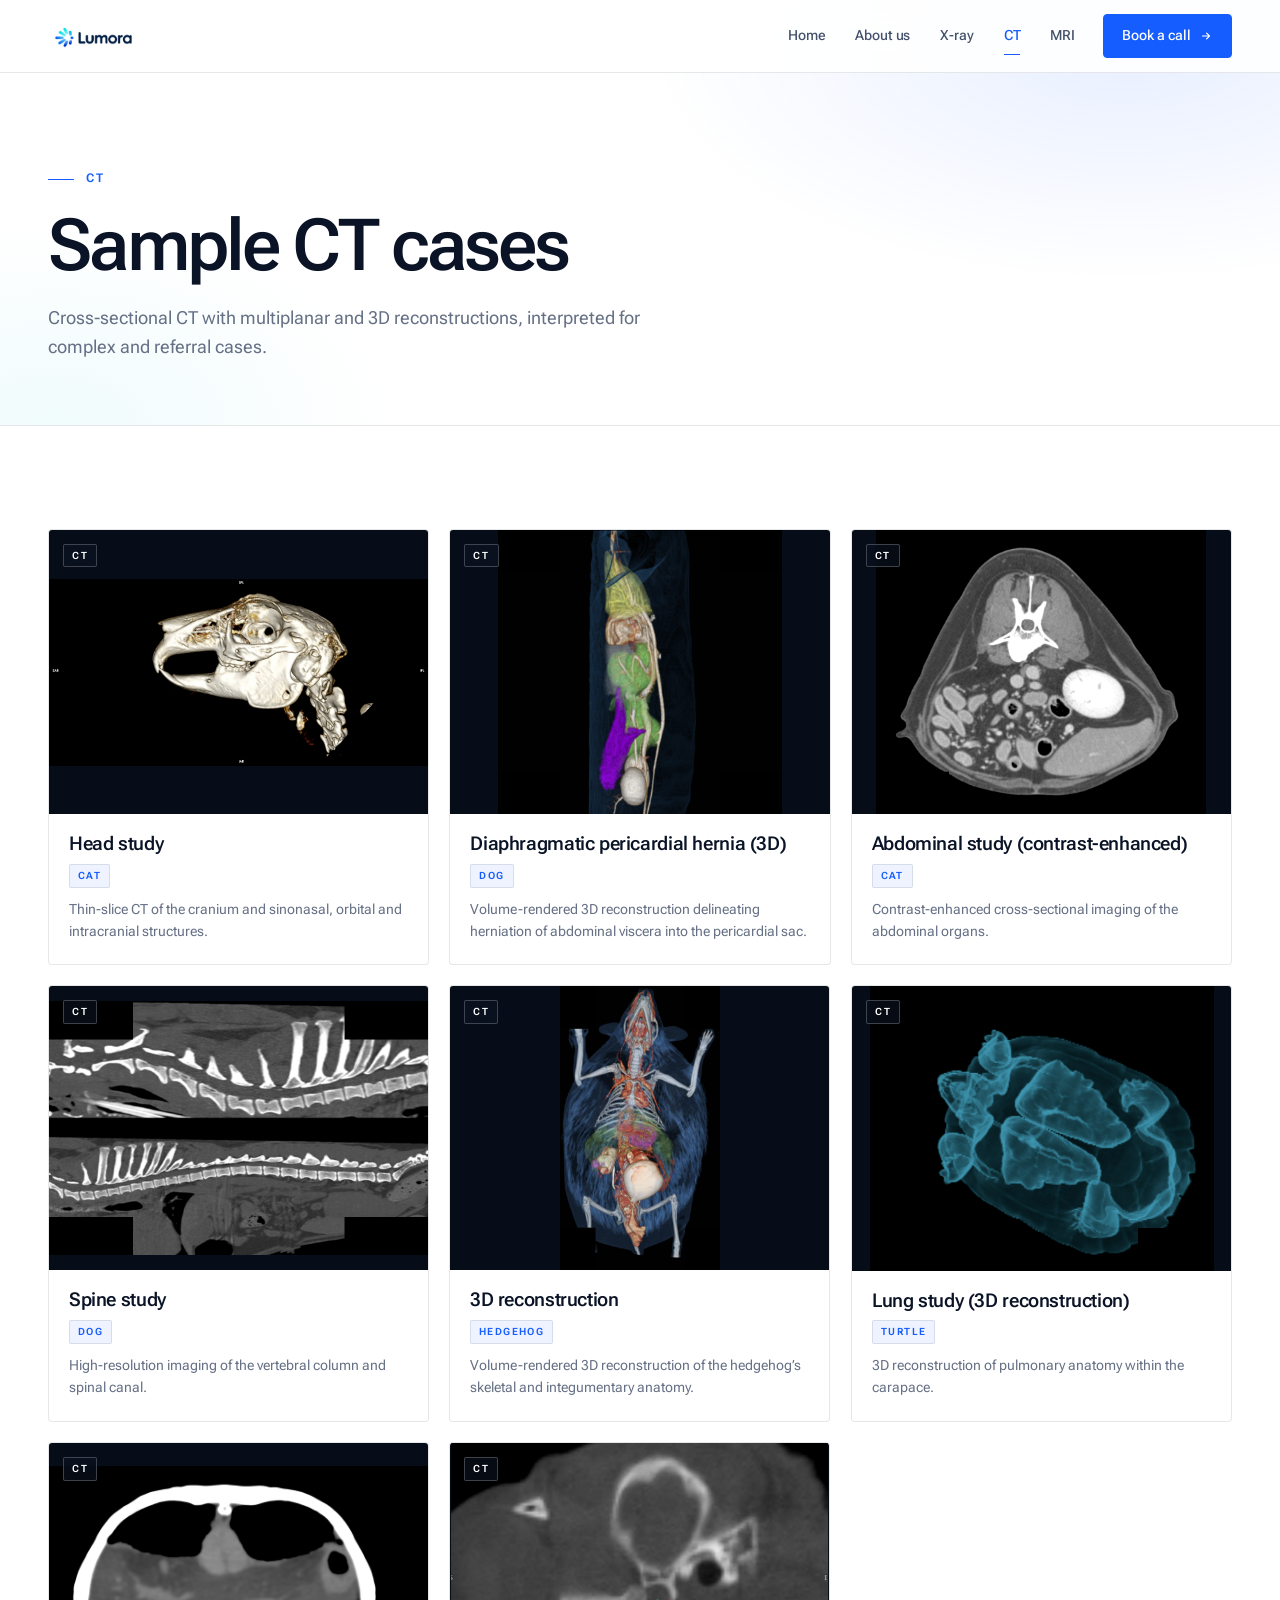
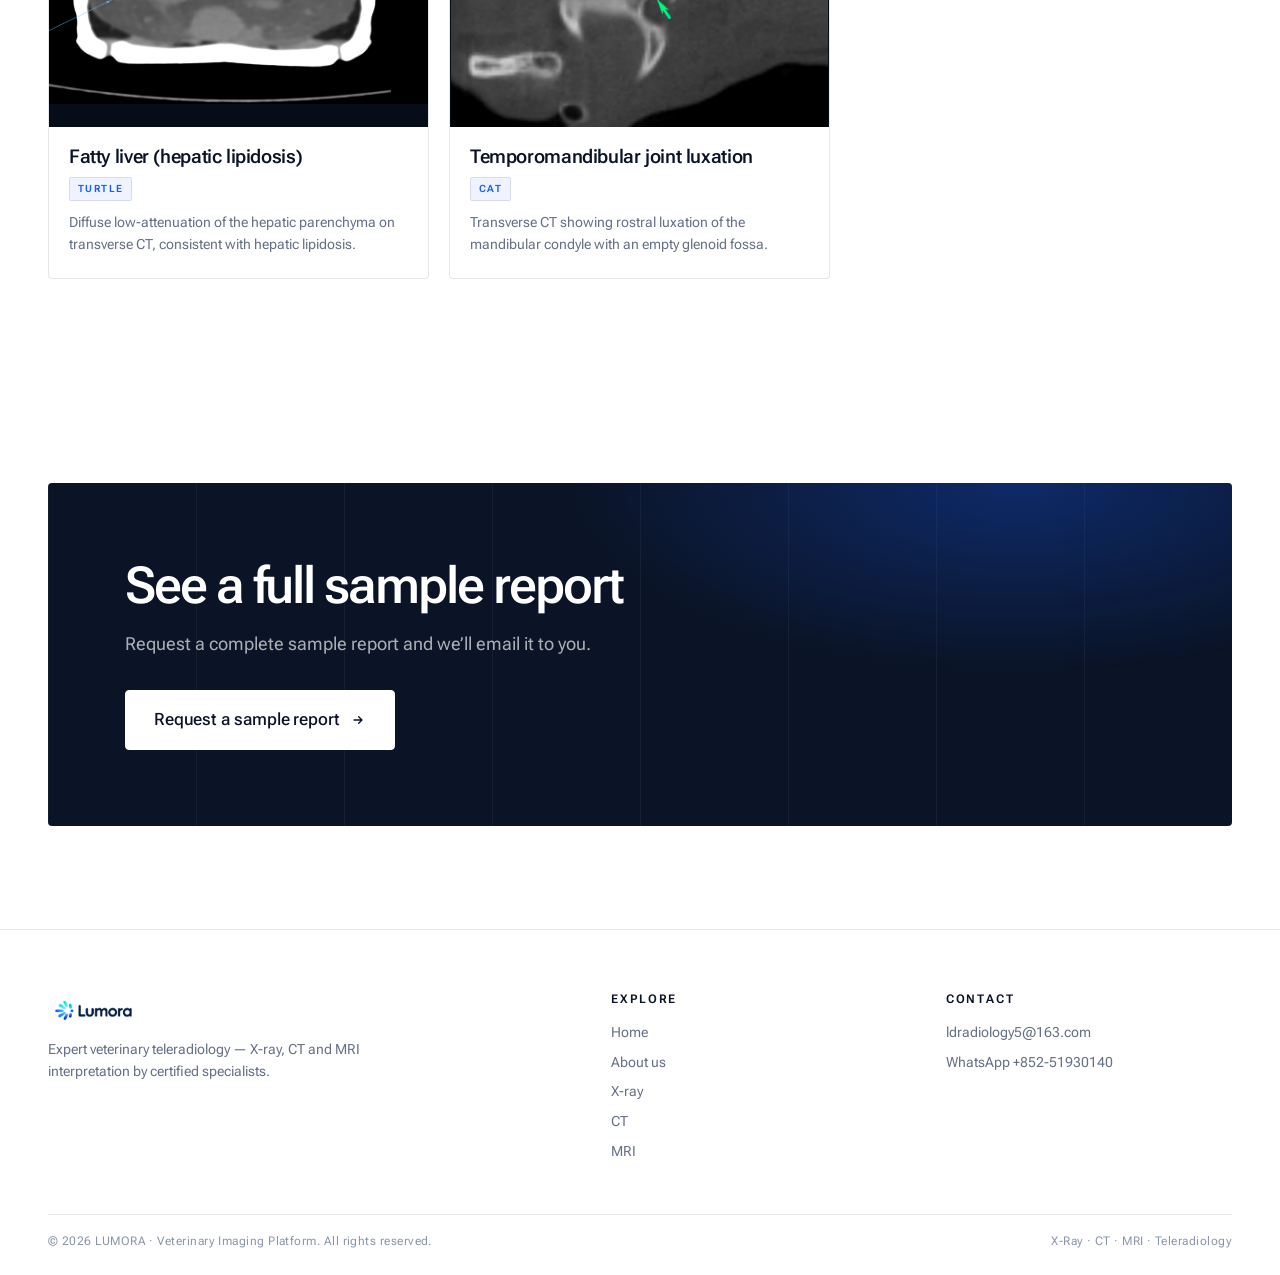
<file: ct.html>
<!DOCTYPE html>
<html lang="en">
<head>
  <meta charset="UTF-8" />
  <meta name="viewport" content="width=device-width, initial-scale=1.0" />
  <meta http-equiv="X-UA-Compatible" content="IE=edge" />

  <title>CT Sample Cases · LUMORA</title>
  <meta name="description" content="Sample CT cases interpreted by LUMORA's certified veterinary imaging specialists, including 3D reconstructions." />

  <link rel="stylesheet" href="./assets/site.css" />
</head>

<body>

  <!-- ══════════════════════ NAV ══════════════════════ -->
  <nav class="nav">
    <div class="nav-inner">
      <a href="./index.html" class="brand" aria-label="LUMORA home">
        <img src="./assets/logo.png" alt="LUMORA" class="brand-logo" />
      </a>
      <div class="nav-links">
        <a href="./index.html" class="nav-link">Home</a>
        <a href="./about.html" class="nav-link">About us</a>
        <a href="./x-ray.html" class="nav-link">X-ray</a>
        <a href="./ct.html" class="nav-link active">CT</a>
        <a href="./mri.html" class="nav-link">MRI</a>
        <a href="./contact.html" class="nav-cta">
          Book a call
          <svg class="arrow" fill="none" stroke="currentColor" viewBox="0 0 24 24">
            <path stroke-linecap="round" stroke-linejoin="round" stroke-width="2" d="M13 7l5 5m0 0l-5 5m5-5H6"/>
          </svg>
        </a>
      </div>
      <button class="nav-toggle" id="navToggle" aria-label="Open menu" aria-expanded="false">
        <svg fill="none" stroke="currentColor" viewBox="0 0 24 24">
          <path stroke-linecap="round" stroke-linejoin="round" stroke-width="2" d="M4 7h16M4 12h16M4 17h16"/>
        </svg>
      </button>
    </div>
    <div class="mobile-menu" id="mobileMenu">
      <a href="./index.html">Home</a>
      <a href="./about.html">About us</a>
      <a href="./x-ray.html">X-ray</a>
      <a href="./ct.html" class="active">CT</a>
      <a href="./mri.html">MRI</a>
      <a href="./contact.html">Contact us</a>
    </div>
  </nav>

  <!-- ══════════════════════ PAGE HERO ══════════════════════ -->
  <section class="page-hero">
    <div class="container">
      <span class="eyebrow eyebrow-accent">CT</span>
      <h1>Sample CT cases</h1>
      <p>
        Cross-sectional CT with multiplanar and 3D reconstructions, interpreted for complex and
        referral cases.
      </p>
    </div>
  </section>

  <!-- ══════════════════════ GALLERY ══════════════════════ -->
  <section class="section">
    <div class="container">
      <div class="gallery">

        <!-- Cat · head CT -->
        <figure class="case">
          <div class="case-media">
            <span class="modality-tag">CT</span>
            <img src="./assets/cases/ct-cat-head.png" alt="CT — head study in a cat" loading="lazy" onerror="this.style.display='none'">
            <span class="dummy">CT</span>
          </div>
          <figcaption class="case-body">
            <h3>Head study</h3>
            <span class="case-species">Cat</span>
            <p>Thin-slice CT of the cranium and sinonasal, orbital and intracranial structures.</p>
          </figcaption>
        </figure>

        <!-- Dog · diaphragmatic pericardial hernia 3D -->
        <figure class="case">
          <div class="case-media">
            <span class="modality-tag">CT</span>
            <img src="./assets/cases/ct-dog-pericardial-hernia-3d.png" alt="CT 3D reconstruction — diaphragmatic pericardial hernia in a dog" loading="lazy" onerror="this.style.display='none'">
            <span class="dummy">CT</span>
          </div>
          <figcaption class="case-body">
            <h3>Diaphragmatic pericardial hernia (3D)</h3>
            <span class="case-species">Dog</span>
            <p>Volume-rendered 3D reconstruction delineating herniation of abdominal viscera into the pericardial sac.</p>
          </figcaption>
        </figure>

        <!-- Abdominal CT contrast-enhanced -->
        <figure class="case">
          <div class="case-media">
            <span class="modality-tag">CT</span>
            <img src="./assets/cases/ct-abdominal-contrast.png" alt="CT — contrast-enhanced abdominal study" loading="lazy" onerror="this.style.display='none'">
            <span class="dummy">CT</span>
          </div>
          <figcaption class="case-body">
            <h3>Abdominal study (contrast-enhanced)</h3>
            <span class="case-species">Cat</span>
            <p>Contrast-enhanced cross-sectional imaging of the abdominal organs.</p>
          </figcaption>
        </figure>

        <!-- Spine CT -->
        <figure class="case">
          <div class="case-media">
            <span class="modality-tag">CT</span>
            <img src="./assets/cases/ct-spine.png" alt="CT — spinal study" loading="lazy" onerror="this.style.display='none'">
            <span class="dummy">CT</span>
          </div>
          <figcaption class="case-body">
            <h3>Spine study</h3>
            <span class="case-species">Dog</span>
            <p>High-resolution imaging of the vertebral column and spinal canal.</p>
          </figcaption>
        </figure>

        <!-- Hedgehog · 3D reconstruction -->
        <figure class="case">
          <div class="case-media">
            <span class="modality-tag">CT</span>
            <img src="./assets/cases/ct-hedgehog-3d.png" alt="CT 3D reconstruction — hedgehog" loading="lazy" onerror="this.style.display='none'">
            <span class="dummy">CT</span>
          </div>
          <figcaption class="case-body">
            <h3>3D reconstruction</h3>
            <span class="case-species">Hedgehog</span>
            <p>Volume-rendered 3D reconstruction of the hedgehog&rsquo;s skeletal and integumentary anatomy.</p>
          </figcaption>
        </figure>

        <!-- Turtle · lung CT 3D -->
        <figure class="case">
          <div class="case-media">
            <span class="modality-tag">CT</span>
            <img src="./assets/cases/ct-turtle-lung-3d.png" alt="CT 3D reconstruction — lung study in a turtle" loading="lazy" onerror="this.style.display='none'">
            <span class="dummy">CT</span>
          </div>
          <figcaption class="case-body">
            <h3>Lung study (3D reconstruction)</h3>
            <span class="case-species">Turtle</span>
            <p>3D reconstruction of pulmonary anatomy within the carapace.</p>
          </figcaption>
        </figure>

        <!-- Turtle · hepatic lipidosis -->
        <figure class="case">
          <div class="case-media">
            <span class="modality-tag">CT</span>
            <img src="./assets/cases/ct-turtle-hepatic-lipidosis.png" alt="CT — hepatic lipidosis (fatty liver) in a turtle" loading="lazy" onerror="this.style.display='none'">
            <span class="dummy">CT</span>
          </div>
          <figcaption class="case-body">
            <h3>Fatty liver (hepatic lipidosis)</h3>
            <span class="case-species">Turtle</span>
            <p>Diffuse low-attenuation of the hepatic parenchyma on transverse CT, consistent with hepatic lipidosis.</p>
          </figcaption>
        </figure>

        <!-- Cat · temporomandibular joint luxation -->
        <figure class="case">
          <div class="case-media">
            <span class="modality-tag">CT</span>
            <img src="./assets/cases/ct-cat-tmj-luxation.png" alt="CT — temporomandibular joint luxation in a cat" loading="lazy" onerror="this.style.display='none'">
            <span class="dummy">CT</span>
          </div>
          <figcaption class="case-body">
            <h3>Temporomandibular joint luxation</h3>
            <span class="case-species">Cat</span>
            <p>Transverse CT showing rostral luxation of the mandibular condyle with an empty glenoid fossa.</p>
          </figcaption>
        </figure>

      </div>
    </div>
  </section>

  <!-- ══════════════════════ SAMPLE REPORT CTA ══════════════════════ -->
  <section class="section">
    <div class="container">
      <div class="cta">
        <h2>See a full sample report</h2>
        <p>Request a complete sample report and we&rsquo;ll email it to you.</p>
        <div class="cta-actions">
          <a href="mailto:ldradiology5@163.com?subject=Sample%20report%20request" class="btn btn-on-inverse btn-lg">
            Request a sample report
            <svg class="arrow" fill="none" stroke="currentColor" viewBox="0 0 24 24">
              <path stroke-linecap="round" stroke-linejoin="round" stroke-width="2" d="M13 7l5 5m0 0l-5 5m5-5H6"/>
            </svg>
          </a>
        </div>
      </div>
    </div>
  </section>

  <!-- ══════════════════════ FOOTER ══════════════════════ -->
  <footer class="footer">
    <div class="container">
      <div class="footer-grid">
        <div>
          <a href="./index.html" class="brand" aria-label="LUMORA home">
            <img src="./assets/logo.png" alt="LUMORA" class="brand-logo" />
          </a>
          <p class="footer-tagline">Expert veterinary teleradiology — X-ray, CT and MRI interpretation by certified specialists.</p>
        </div>

        <div class="footer-col">
          <h4>Explore</h4>
          <a href="./index.html">Home</a>
          <a href="./about.html">About us</a>
          <a href="./x-ray.html">X-ray</a>
          <a href="./ct.html">CT</a>
          <a href="./mri.html">MRI</a>
        </div>

        <div class="footer-col">
          <h4>Contact</h4>
          <a href="mailto:ldradiology5@163.com">ldradiology5@163.com</a>
          <a href="https://wa.me/85251930140">WhatsApp +852-51930140</a>
        </div>
      </div>

      <div class="footer-bottom">
        <p>&copy; 2026 LUMORA · Veterinary Imaging Platform. All rights reserved.</p>
        <p>X-Ray &middot; CT &middot; MRI &middot; Teleradiology</p>
      </div>
    </div>
  </footer>

  <script src="./assets/site.js" defer></script>

</body>
</html>
</file>
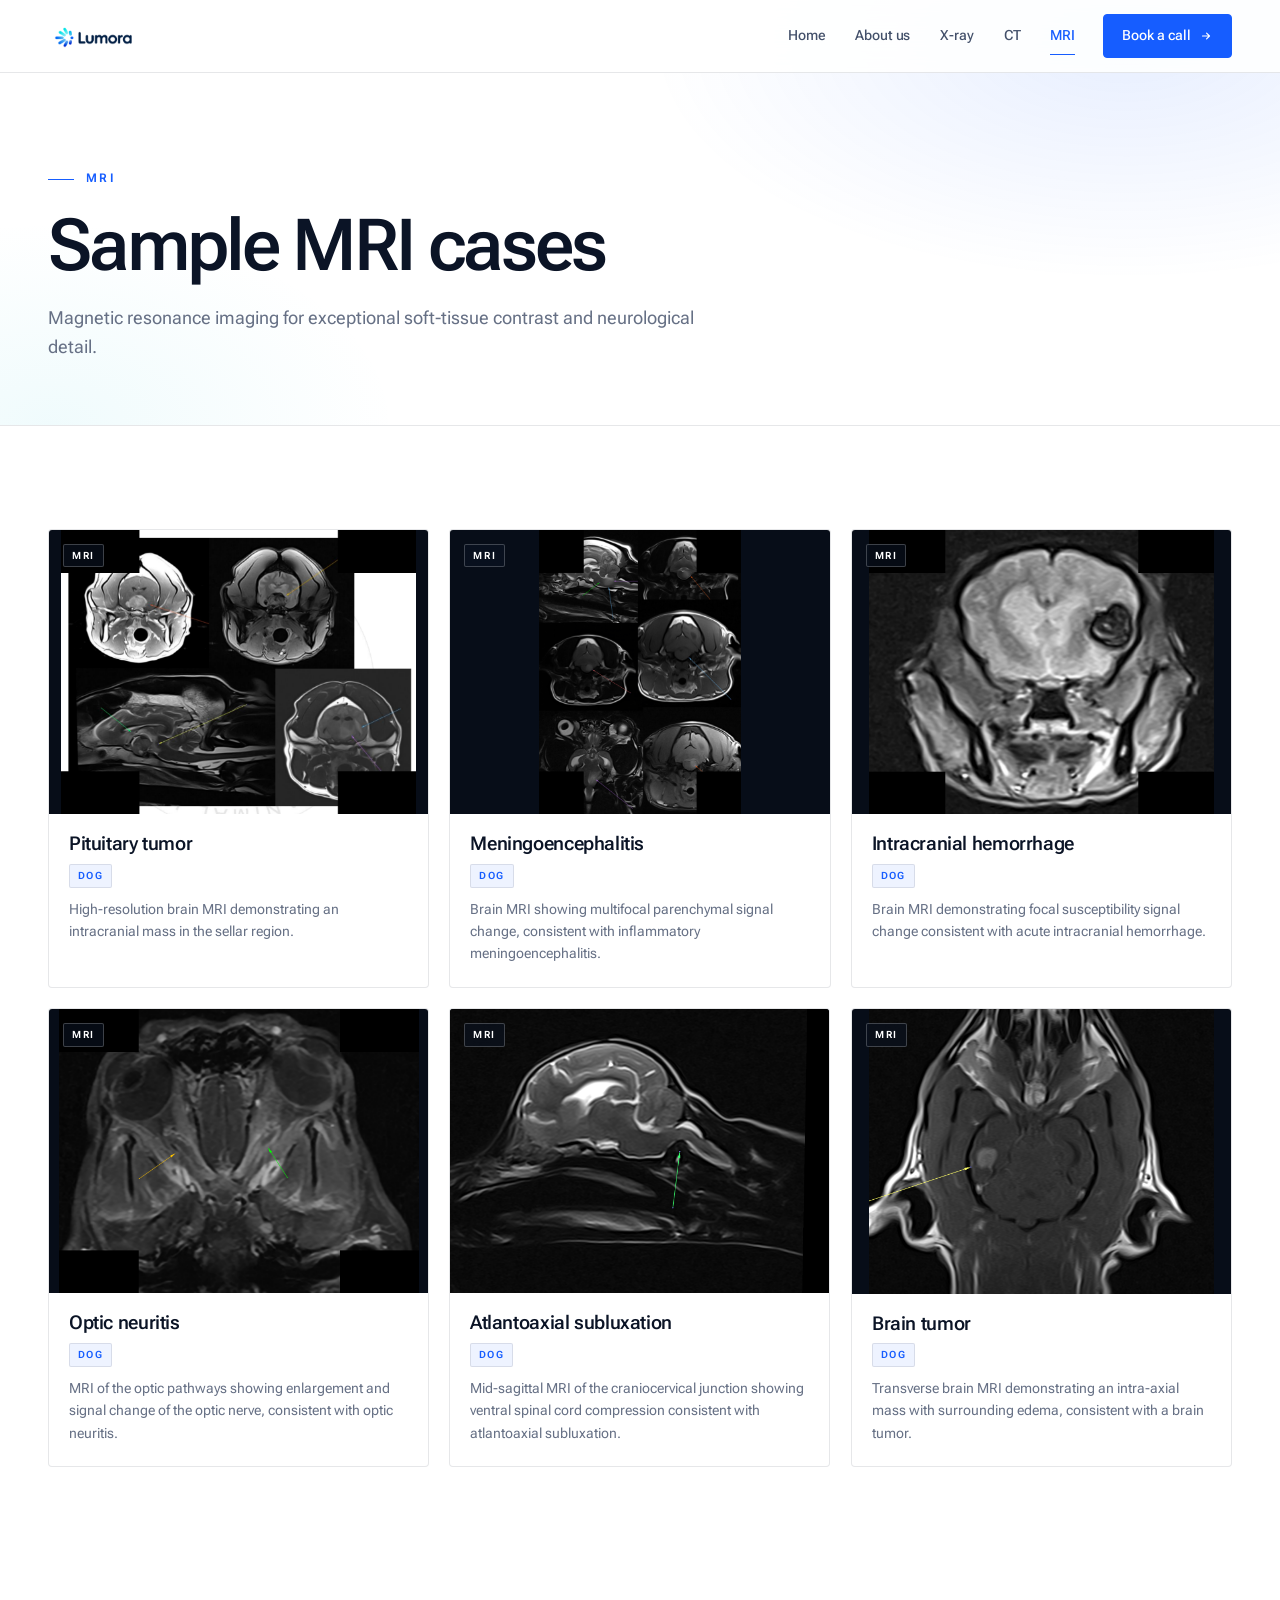
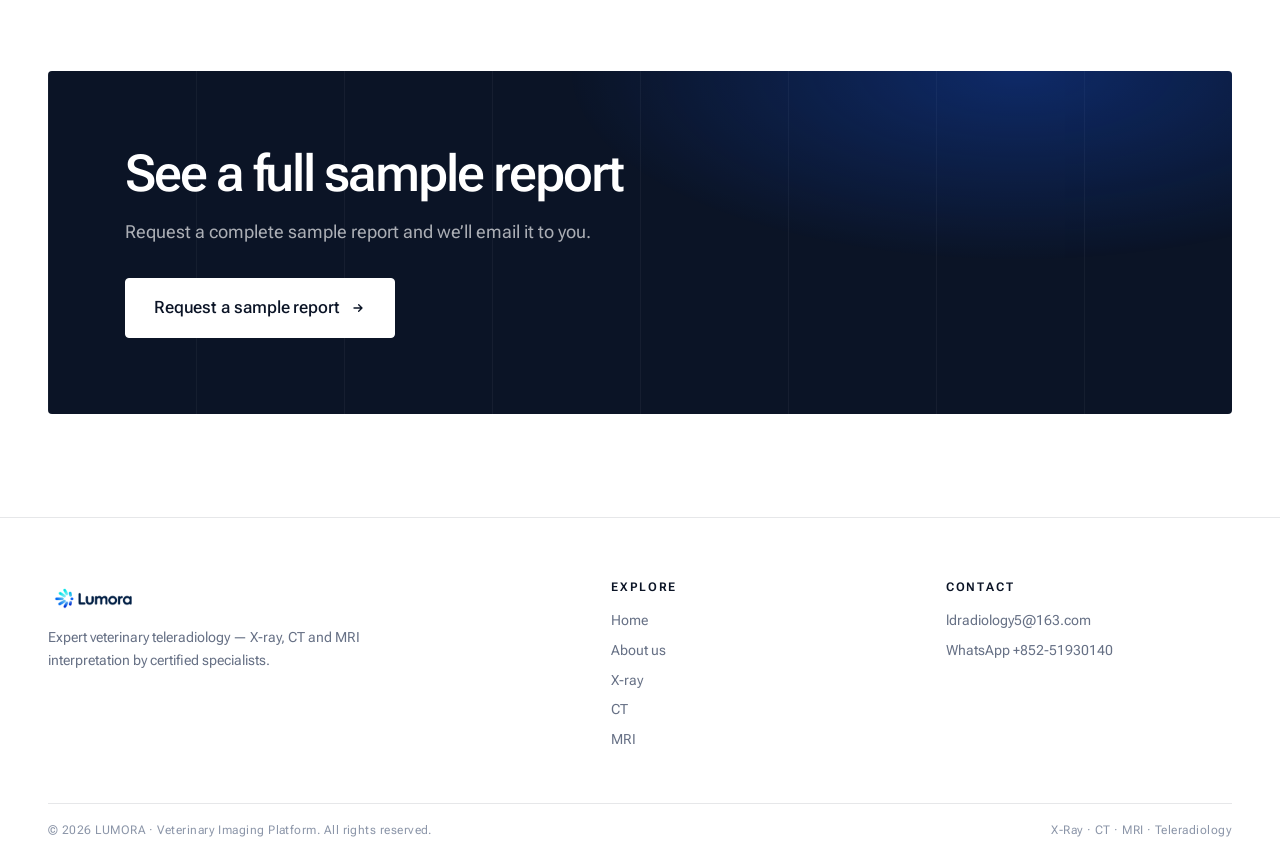
<file: mri.html>
<!DOCTYPE html>
<html lang="en">
<head>
  <meta charset="UTF-8" />
  <meta name="viewport" content="width=device-width, initial-scale=1.0" />
  <meta http-equiv="X-UA-Compatible" content="IE=edge" />

  <title>MRI Sample Cases · LUMORA</title>
  <meta name="description" content="Sample MRI cases interpreted by LUMORA's certified veterinary imaging specialists." />

  <link rel="stylesheet" href="./assets/site.css" />
</head>

<body>

  <!-- ══════════════════════ NAV ══════════════════════ -->
  <nav class="nav">
    <div class="nav-inner">
      <a href="./index.html" class="brand" aria-label="LUMORA home">
        <img src="./assets/logo.png" alt="LUMORA" class="brand-logo" />
      </a>
      <div class="nav-links">
        <a href="./index.html" class="nav-link">Home</a>
        <a href="./about.html" class="nav-link">About us</a>
        <a href="./x-ray.html" class="nav-link">X-ray</a>
        <a href="./ct.html" class="nav-link">CT</a>
        <a href="./mri.html" class="nav-link active">MRI</a>
        <a href="./contact.html" class="nav-cta">
          Book a call
          <svg class="arrow" fill="none" stroke="currentColor" viewBox="0 0 24 24">
            <path stroke-linecap="round" stroke-linejoin="round" stroke-width="2" d="M13 7l5 5m0 0l-5 5m5-5H6"/>
          </svg>
        </a>
      </div>
      <button class="nav-toggle" id="navToggle" aria-label="Open menu" aria-expanded="false">
        <svg fill="none" stroke="currentColor" viewBox="0 0 24 24">
          <path stroke-linecap="round" stroke-linejoin="round" stroke-width="2" d="M4 7h16M4 12h16M4 17h16"/>
        </svg>
      </button>
    </div>
    <div class="mobile-menu" id="mobileMenu">
      <a href="./index.html">Home</a>
      <a href="./about.html">About us</a>
      <a href="./x-ray.html">X-ray</a>
      <a href="./ct.html">CT</a>
      <a href="./mri.html" class="active">MRI</a>
      <a href="./contact.html">Contact us</a>
    </div>
  </nav>

  <!-- ══════════════════════ PAGE HERO ══════════════════════ -->
  <section class="page-hero">
    <div class="container">
      <span class="eyebrow eyebrow-accent">MRI</span>
      <h1>Sample MRI cases</h1>
      <p>
        Magnetic resonance imaging for exceptional soft-tissue contrast and neurological detail.
      </p>
    </div>
  </section>

  <!-- ══════════════════════ GALLERY ══════════════════════ -->
  <section class="section">
    <div class="container">
      <div class="gallery">

        <!-- Pituitary tumor -->
        <figure class="case">
          <div class="case-media">
            <span class="modality-tag">MRI</span>
            <img src="./assets/cases/mri-pituitary-tumor.png" alt="MRI — pituitary tumor" loading="lazy" onerror="this.style.display='none'">
            <span class="dummy">MRI</span>
          </div>
          <figcaption class="case-body">
            <h3>Pituitary tumor</h3>
            <span class="case-species">Dog</span>
            <p>High-resolution brain MRI demonstrating an intracranial mass in the sellar region.</p>
          </figcaption>
        </figure>

        <!-- Meningoencephalitis -->
        <figure class="case">
          <div class="case-media">
            <span class="modality-tag">MRI</span>
            <img src="./assets/cases/mri-meningoencephalitis.png" alt="MRI — meningoencephalitis" loading="lazy" onerror="this.style.display='none'">
            <span class="dummy">MRI</span>
          </div>
          <figcaption class="case-body">
            <h3>Meningoencephalitis</h3>
            <span class="case-species">Dog</span>
            <p>Brain MRI showing multifocal parenchymal signal change, consistent with inflammatory meningoencephalitis.</p>
          </figcaption>
        </figure>

        <!-- Intracranial hemorrhage -->
        <figure class="case">
          <div class="case-media">
            <span class="modality-tag">MRI</span>
            <img src="./assets/cases/mri-intracranial-hemorrhage.png" alt="MRI — intracranial hemorrhage" loading="lazy" onerror="this.style.display='none'">
            <span class="dummy">MRI</span>
          </div>
          <figcaption class="case-body">
            <h3>Intracranial hemorrhage</h3>
            <span class="case-species">Dog</span>
            <p>Brain MRI demonstrating focal susceptibility signal change consistent with acute intracranial hemorrhage.</p>
          </figcaption>
        </figure>

        <!-- Optic neuritis -->
        <figure class="case">
          <div class="case-media">
            <span class="modality-tag">MRI</span>
            <img src="./assets/cases/mri-optic-neuritis.png" alt="MRI — optic neuritis" loading="lazy" onerror="this.style.display='none'">
            <span class="dummy">MRI</span>
          </div>
          <figcaption class="case-body">
            <h3>Optic neuritis</h3>
            <span class="case-species">Dog</span>
            <p>MRI of the optic pathways showing enlargement and signal change of the optic nerve, consistent with optic neuritis.</p>
          </figcaption>
        </figure>

        <!-- Atlantoaxial subluxation -->
        <figure class="case">
          <div class="case-media">
            <span class="modality-tag">MRI</span>
            <img src="./assets/cases/mri-dog-atlantoaxial-subluxation.png" alt="MRI — atlantoaxial subluxation in a dog" loading="lazy" onerror="this.style.display='none'">
            <span class="dummy">MRI</span>
          </div>
          <figcaption class="case-body">
            <h3>Atlantoaxial subluxation</h3>
            <span class="case-species">Dog</span>
            <p>Mid-sagittal MRI of the craniocervical junction showing ventral spinal cord compression consistent with atlantoaxial subluxation.</p>
          </figcaption>
        </figure>

        <!-- Brain tumor -->
        <figure class="case">
          <div class="case-media">
            <span class="modality-tag">MRI</span>
            <img src="./assets/cases/mri-dog-brain-tumor.png" alt="MRI — brain tumor in a dog" loading="lazy" onerror="this.style.display='none'">
            <span class="dummy">MRI</span>
          </div>
          <figcaption class="case-body">
            <h3>Brain tumor</h3>
            <span class="case-species">Dog</span>
            <p>Transverse brain MRI demonstrating an intra-axial mass with surrounding edema, consistent with a brain tumor.</p>
          </figcaption>
        </figure>

      </div>
    </div>
  </section>

  <!-- ══════════════════════ SAMPLE REPORT CTA ══════════════════════ -->
  <section class="section">
    <div class="container">
      <div class="cta">
        <h2>See a full sample report</h2>
        <p>Request a complete sample report and we&rsquo;ll email it to you.</p>
        <div class="cta-actions">
          <a href="mailto:ldradiology5@163.com?subject=Sample%20report%20request" class="btn btn-on-inverse btn-lg">
            Request a sample report
            <svg class="arrow" fill="none" stroke="currentColor" viewBox="0 0 24 24">
              <path stroke-linecap="round" stroke-linejoin="round" stroke-width="2" d="M13 7l5 5m0 0l-5 5m5-5H6"/>
            </svg>
          </a>
        </div>
      </div>
    </div>
  </section>

  <!-- ══════════════════════ FOOTER ══════════════════════ -->
  <footer class="footer">
    <div class="container">
      <div class="footer-grid">
        <div>
          <a href="./index.html" class="brand" aria-label="LUMORA home">
            <img src="./assets/logo.png" alt="LUMORA" class="brand-logo" />
          </a>
          <p class="footer-tagline">Expert veterinary teleradiology — X-ray, CT and MRI interpretation by certified specialists.</p>
        </div>

        <div class="footer-col">
          <h4>Explore</h4>
          <a href="./index.html">Home</a>
          <a href="./about.html">About us</a>
          <a href="./x-ray.html">X-ray</a>
          <a href="./ct.html">CT</a>
          <a href="./mri.html">MRI</a>
        </div>

        <div class="footer-col">
          <h4>Contact</h4>
          <a href="mailto:ldradiology5@163.com">ldradiology5@163.com</a>
          <a href="https://wa.me/85251930140">WhatsApp +852-51930140</a>
        </div>
      </div>

      <div class="footer-bottom">
        <p>&copy; 2026 LUMORA · Veterinary Imaging Platform. All rights reserved.</p>
        <p>X-Ray &middot; CT &middot; MRI &middot; Teleradiology</p>
      </div>
    </div>
  </footer>

  <script src="./assets/site.js" defer></script>

</body>
</html>
</file>
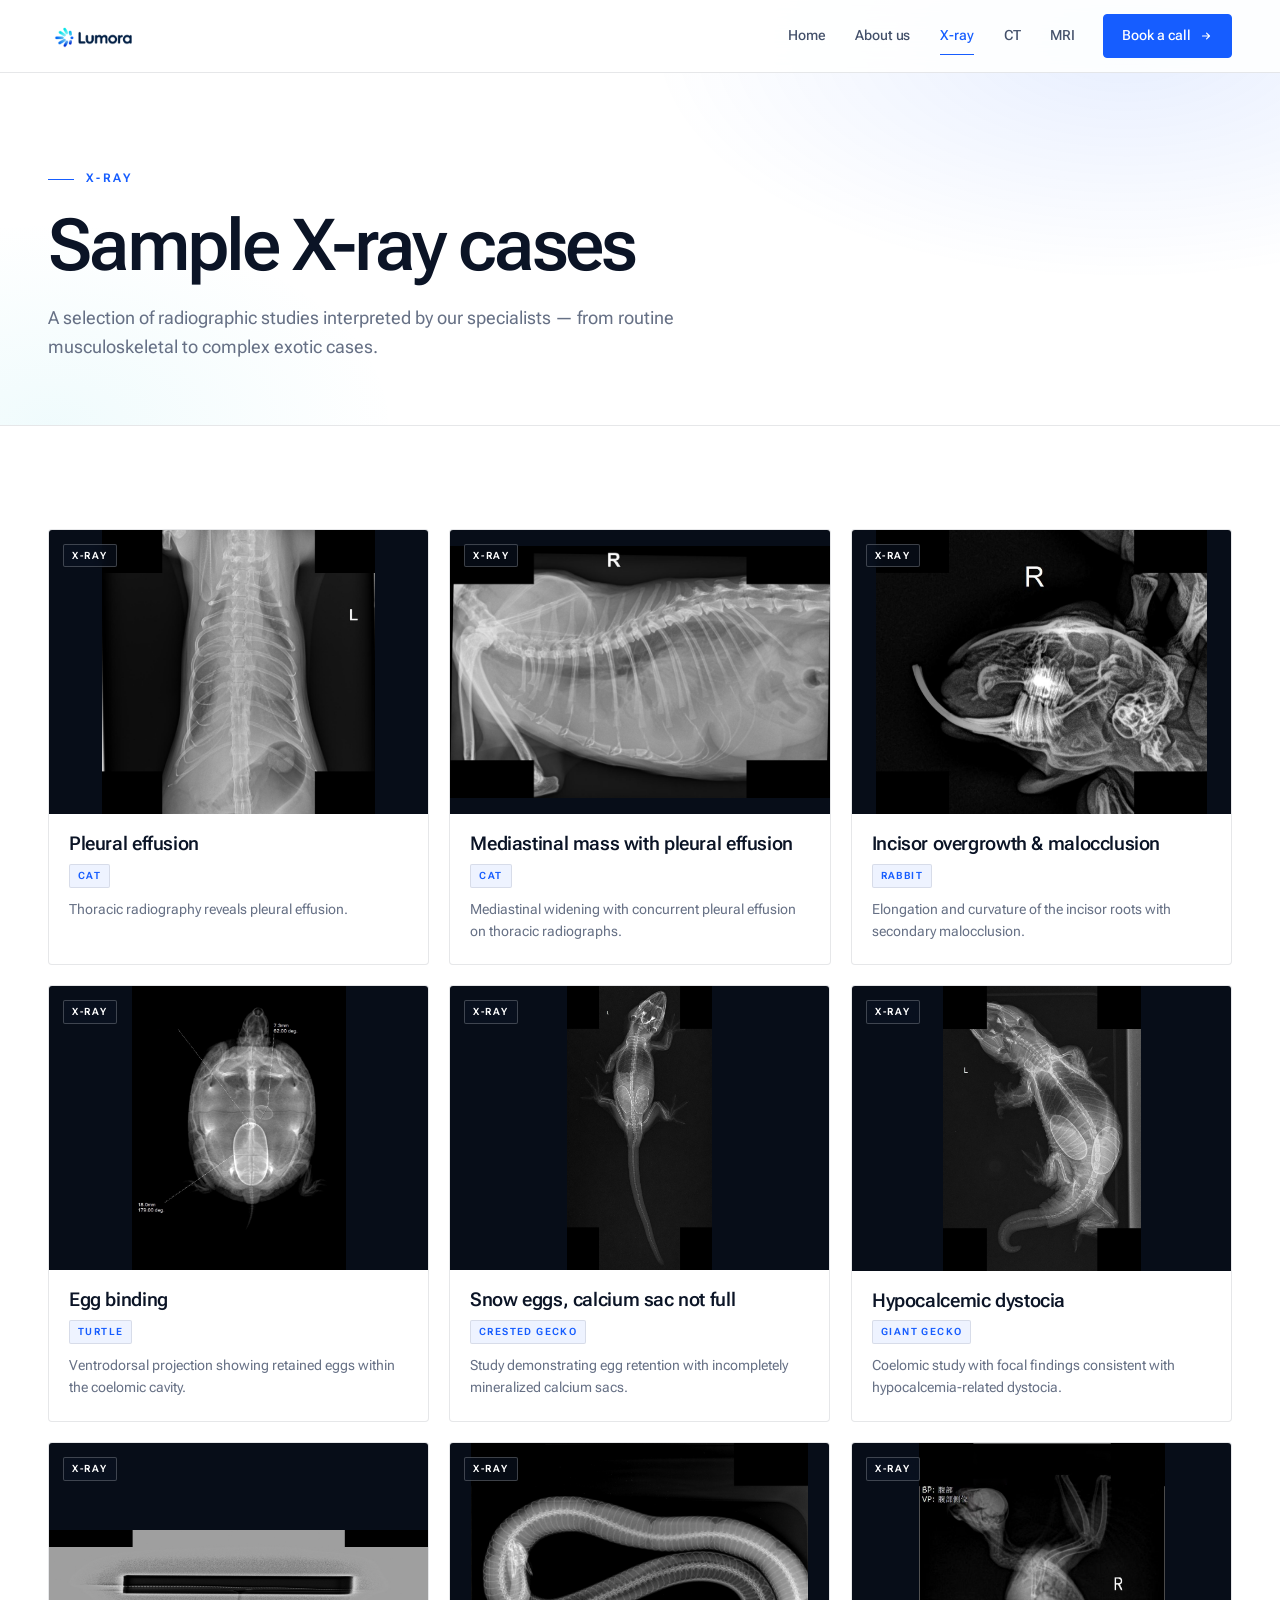
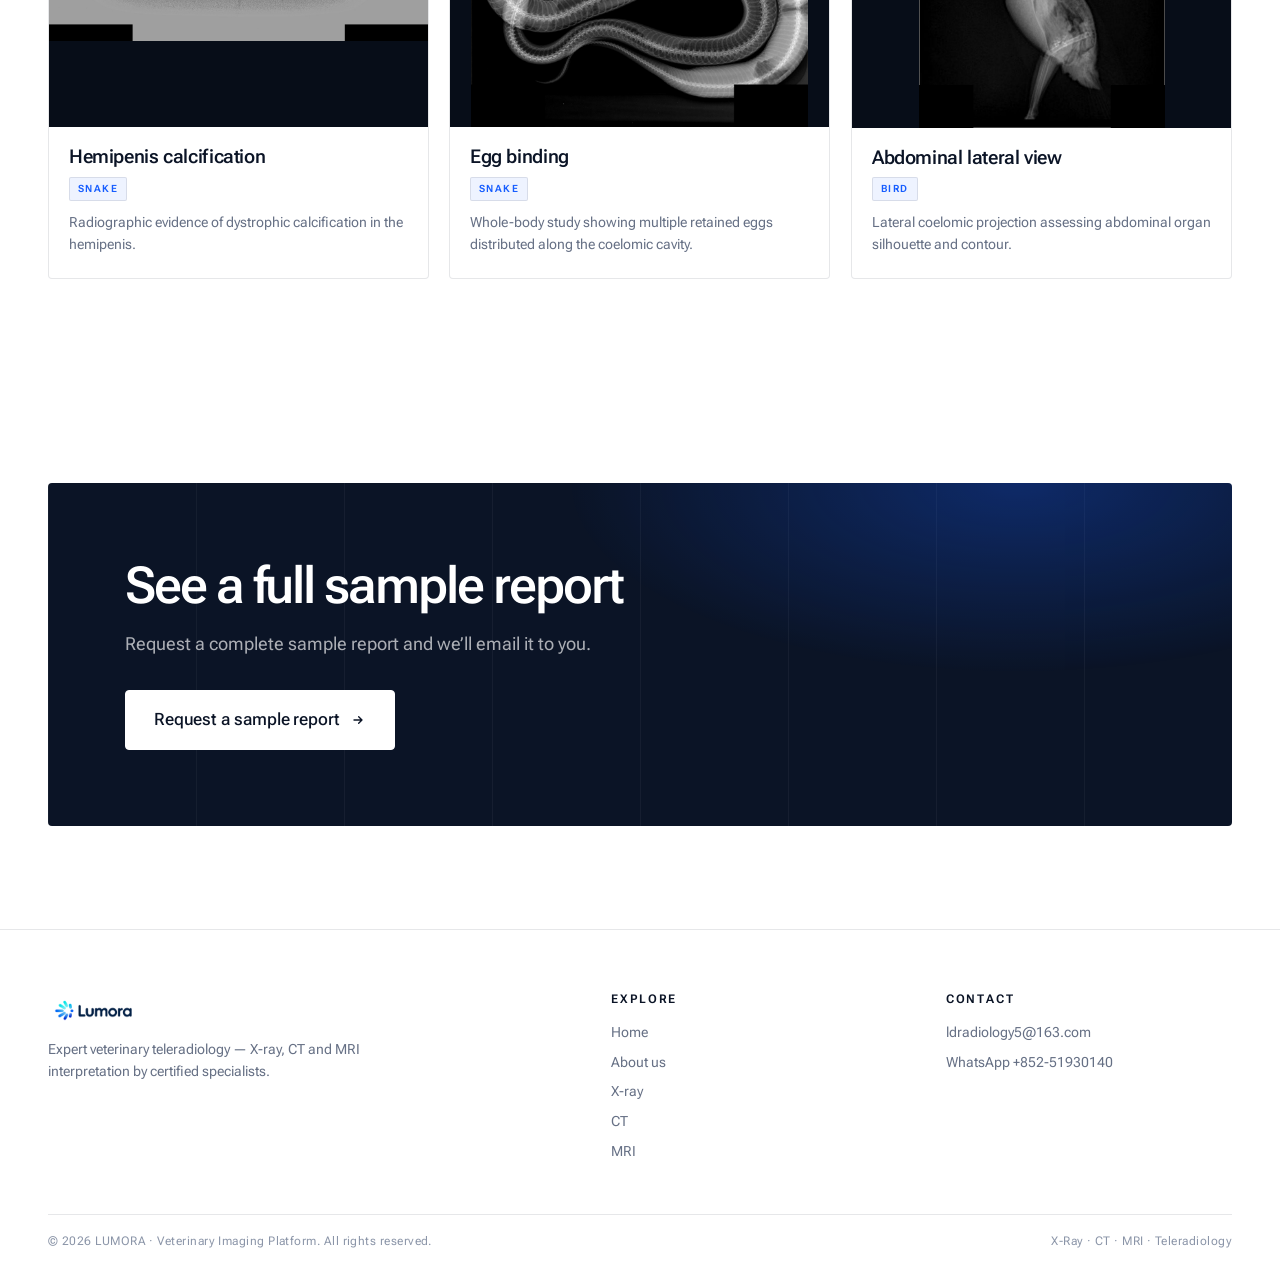
<file: x-ray.html>
<!DOCTYPE html>
<html lang="en">
<head>
  <meta charset="UTF-8" />
  <meta name="viewport" content="width=device-width, initial-scale=1.0" />
  <meta http-equiv="X-UA-Compatible" content="IE=edge" />

  <title>X-ray Sample Cases · LUMORA</title>
  <meta name="description" content="Sample X-ray cases interpreted by LUMORA's certified veterinary imaging specialists — dogs, cats, rabbits, reptiles and birds." />

  <link rel="stylesheet" href="./assets/site.css" />
</head>

<body>

  <!-- ══════════════════════ NAV ══════════════════════ -->
  <nav class="nav">
    <div class="nav-inner">
      <a href="./index.html" class="brand" aria-label="LUMORA home">
        <img src="./assets/logo.png" alt="LUMORA" class="brand-logo" />
      </a>
      <div class="nav-links">
        <a href="./index.html" class="nav-link">Home</a>
        <a href="./about.html" class="nav-link">About us</a>
        <a href="./x-ray.html" class="nav-link active">X-ray</a>
        <a href="./ct.html" class="nav-link">CT</a>
        <a href="./mri.html" class="nav-link">MRI</a>
        <a href="./contact.html" class="nav-cta">
          Book a call
          <svg class="arrow" fill="none" stroke="currentColor" viewBox="0 0 24 24">
            <path stroke-linecap="round" stroke-linejoin="round" stroke-width="2" d="M13 7l5 5m0 0l-5 5m5-5H6"/>
          </svg>
        </a>
      </div>
      <button class="nav-toggle" id="navToggle" aria-label="Open menu" aria-expanded="false">
        <svg fill="none" stroke="currentColor" viewBox="0 0 24 24">
          <path stroke-linecap="round" stroke-linejoin="round" stroke-width="2" d="M4 7h16M4 12h16M4 17h16"/>
        </svg>
      </button>
    </div>
    <div class="mobile-menu" id="mobileMenu">
      <a href="./index.html">Home</a>
      <a href="./about.html">About us</a>
      <a href="./x-ray.html" class="active">X-ray</a>
      <a href="./ct.html">CT</a>
      <a href="./mri.html">MRI</a>
      <a href="./contact.html">Contact us</a>
    </div>
  </nav>

  <!-- ══════════════════════ PAGE HERO ══════════════════════ -->
  <section class="page-hero">
    <div class="container">
      <span class="eyebrow eyebrow-accent">X-ray</span>
      <h1>Sample X-ray cases</h1>
      <p>
        A selection of radiographic studies interpreted by our specialists — from routine
        musculoskeletal to complex exotic cases.
      </p>
    </div>
  </section>

  <!-- ══════════════════════ GALLERY ══════════════════════ -->
  <section class="section">
    <div class="container">
      <div class="gallery">

        <!-- Cat · Pleural effusion -->
        <figure class="case">
          <div class="case-media">
            <span class="modality-tag">X-ray</span>
            <img src="./assets/cases/xray-cat-diaphragmatic-hernia.png" alt="X-ray — Pleural effusion in a cat" loading="lazy" onerror="this.style.display='none'">
            <span class="dummy">X-Ray</span>
          </div>
          <figcaption class="case-body">
            <h3>Pleural effusion</h3>
            <span class="case-species">Cat</span>
            <p>Thoracic radiography reveals pleural effusion.</p>
          </figcaption>
        </figure>

        <!-- Cat · mediastinal mass with pleural effusion -->
        <figure class="case">
          <div class="case-media">
            <span class="modality-tag">X-ray</span>
            <img src="./assets/cases/xray-cat-mediastinal-mass.png" alt="X-ray — mediastinal mass with pleural effusion in a cat" loading="lazy" onerror="this.style.display='none'">
            <span class="dummy">X-Ray</span>
          </div>
          <figcaption class="case-body">
            <h3>Mediastinal mass with pleural effusion</h3>
            <span class="case-species">Cat</span>
            <p>Mediastinal widening with concurrent pleural effusion on thoracic radiographs.</p>
          </figcaption>
        </figure>

        <!-- Rabbit · incisor overgrowth -->
        <figure class="case">
          <div class="case-media">
            <span class="modality-tag">X-ray</span>
            <img src="./assets/cases/xray-rabbit-incisor-overgrowth.png" alt="X-ray — incisor overgrowth and malocclusion in a rabbit" loading="lazy" onerror="this.style.display='none'">
            <span class="dummy">X-Ray</span>
          </div>
          <figcaption class="case-body">
            <h3>Incisor overgrowth &amp; malocclusion</h3>
            <span class="case-species">Rabbit</span>
            <p>Elongation and curvature of the incisor roots with secondary malocclusion.</p>
          </figcaption>
        </figure>

        <!-- Turtle · egg binding -->
        <figure class="case">
          <div class="case-media">
            <span class="modality-tag">X-ray</span>
            <img src="./assets/cases/xray-turtle-egg-binding.png" alt="X-ray — egg binding in a turtle" loading="lazy" onerror="this.style.display='none'">
            <span class="dummy">X-Ray</span>
          </div>
          <figcaption class="case-body">
            <h3>Egg binding</h3>
            <span class="case-species">Turtle</span>
            <p>Ventrodorsal projection showing retained eggs within the coelomic cavity.</p>
          </figcaption>
        </figure>

        <!-- Crested gecko · snow eggs -->
        <figure class="case">
          <div class="case-media">
            <span class="modality-tag">X-ray</span>
            <img src="./assets/cases/xray-crested-gecko-snow-eggs.png" alt="X-ray — snow eggs and calcium sac not full in a crested gecko" loading="lazy" onerror="this.style.display='none'">
            <span class="dummy">X-Ray</span>
          </div>
          <figcaption class="case-body">
            <h3>Snow eggs, calcium sac not full</h3>
            <span class="case-species">Crested gecko</span>
            <p>Study demonstrating egg retention with incompletely mineralized calcium sacs.</p>
          </figcaption>
        </figure>

        <!-- Giant gecko · hypocalcemia dystocia -->
        <figure class="case">
          <div class="case-media">
            <span class="modality-tag">X-ray</span>
            <img src="./assets/cases/xray-giant-gecko-hypocalcemia.png" alt="X-ray — hypocalcemic dystocia in a giant gecko" loading="lazy" onerror="this.style.display='none'">
            <span class="dummy">X-Ray</span>
          </div>
          <figcaption class="case-body">
            <h3>Hypocalcemic dystocia</h3>
            <span class="case-species">Giant gecko</span>
            <p>Coelomic study with focal findings consistent with hypocalcemia-related dystocia.</p>
          </figcaption>
        </figure>

        <!-- Snake · hemipenis calcification -->
        <figure class="case">
          <div class="case-media">
            <span class="modality-tag">X-ray</span>
            <img src="./assets/cases/xray-snake-hemipenis-calcification.png" alt="X-ray — hemipenis calcification in a snake" loading="lazy" onerror="this.style.display='none'">
            <span class="dummy">X-Ray</span>
          </div>
          <figcaption class="case-body">
            <h3>Hemipenis calcification</h3>
            <span class="case-species">Snake</span>
            <p>Radiographic evidence of dystrophic calcification in the hemipenis.</p>
          </figcaption>
        </figure>

        <!-- Snake · egg binding -->
        <figure class="case">
          <div class="case-media">
            <span class="modality-tag">X-ray</span>
            <img src="./assets/cases/xray-snake-egg-binding.png" alt="X-ray — egg binding in a snake" loading="lazy" onerror="this.style.display='none'">
            <span class="dummy">X-Ray</span>
          </div>
          <figcaption class="case-body">
            <h3>Egg binding</h3>
            <span class="case-species">Snake</span>
            <p>Whole-body study showing multiple retained eggs distributed along the coelomic cavity.</p>
          </figcaption>
        </figure>

        <!-- Bird · abdominal lateral -->
        <figure class="case">
          <div class="case-media">
            <span class="modality-tag">X-ray</span>
            <img src="./assets/cases/xray-bird-abdominal-lateral.png" alt="X-ray — abdominal lateral view in a bird" loading="lazy" onerror="this.style.display='none'">
            <span class="dummy">X-Ray</span>
          </div>
          <figcaption class="case-body">
            <h3>Abdominal lateral view</h3>
            <span class="case-species">Bird</span>
            <p>Lateral coelomic projection assessing abdominal organ silhouette and contour.</p>
          </figcaption>
        </figure>

      </div>
    </div>
  </section>

  <!-- ══════════════════════ SAMPLE REPORT CTA ══════════════════════ -->
  <section class="section">
    <div class="container">
      <div class="cta">
        <h2>See a full sample report</h2>
        <p>Request a complete sample report and we&rsquo;ll email it to you.</p>
        <div class="cta-actions">
          <a href="mailto:ldradiology5@163.com?subject=Sample%20report%20request" class="btn btn-on-inverse btn-lg">
            Request a sample report
            <svg class="arrow" fill="none" stroke="currentColor" viewBox="0 0 24 24">
              <path stroke-linecap="round" stroke-linejoin="round" stroke-width="2" d="M13 7l5 5m0 0l-5 5m5-5H6"/>
            </svg>
          </a>
        </div>
      </div>
    </div>
  </section>

  <!-- ══════════════════════ FOOTER ══════════════════════ -->
  <footer class="footer">
    <div class="container">
      <div class="footer-grid">
        <div>
          <a href="./index.html" class="brand" aria-label="LUMORA home">
            <img src="./assets/logo.png" alt="LUMORA" class="brand-logo" />
          </a>
          <p class="footer-tagline">Expert veterinary teleradiology — X-ray, CT and MRI interpretation by certified specialists.</p>
        </div>

        <div class="footer-col">
          <h4>Explore</h4>
          <a href="./index.html">Home</a>
          <a href="./about.html">About us</a>
          <a href="./x-ray.html">X-ray</a>
          <a href="./ct.html">CT</a>
          <a href="./mri.html">MRI</a>
        </div>

        <div class="footer-col">
          <h4>Contact</h4>
          <a href="mailto:ldradiology5@163.com">ldradiology5@163.com</a>
          <a href="https://wa.me/85251930140">WhatsApp +852-51930140</a>
        </div>
      </div>

      <div class="footer-bottom">
        <p>&copy; 2026 LUMORA · Veterinary Imaging Platform. All rights reserved.</p>
        <p>X-Ray &middot; CT &middot; MRI &middot; Teleradiology</p>
      </div>
    </div>
  </footer>

  <script src="./assets/site.js" defer></script>

</body>
</html>
</file>
<file: assets/site.css>
/* ==========================================================================
   LUMORA — Veterinary Imaging Platform · shared stylesheet
   Static brand site (plain HTML + this CSS + assets/site.js, no build step).

   Visual system (2026-10 UI pass, referenced from yilive.ai):
   · deep-ink hero / white editorial sections / pale-blue rhythm
   · one electric blue accent (#165dff)
   · sharp 4px geometry, hairline rules, flat cards, no soft shadows
   · oversized display type with tight tracking
   ========================================================================== */

/* ─── Font (self-hosted Roboto Flex, zero runtime CDN) ─────────────── */
@font-face {
  font-family: 'Roboto Flex';
  font-style: normal;
  font-display: swap;
  font-weight: 100 1000;
  src: url('./fonts/RobotoFlex.woff2') format('woff2');
}

/* ─── Design tokens ─────────────────────────────────────────────────── */
:root {
  /* Ink & neutrals */
  --ink:        #0b1426;
  --ink-2:      #16213c;
  --ink-soft:   #43506a;
  --muted:      #667085;
  --muted-2:    #8b95a8;
  --paper:      #ffffff;
  --mist:       #f5f7fb;
  --mist-2:     #eef2f9;
  --ice:        #eaf1ff;

  /* Accent */
  --blue:       #165dff;
  --blue-dark:  #0b47cf;
  --blue-soft:  #eef3ff;
  --cyan:       #3ecfe0;

  /* Inverts */
  --on-ink:       #ffffff;
  --on-ink-soft:  rgba(255, 255, 255, 0.66);
  --on-ink-faint: rgba(255, 255, 255, 0.42);

  /* Lines */
  --line:          rgba(11, 20, 38, 0.10);
  --line-strong:   rgba(11, 20, 38, 0.20);
  --line-inverse:  rgba(255, 255, 255, 0.16);

  /* Type */
  --font-sans: 'Roboto Flex', 'Roboto', -apple-system, BlinkMacSystemFont,
               'Segoe UI', system-ui, sans-serif;

  --text-5xl: clamp(44px, 6.2vw, 84px);
  --text-4xl: clamp(34px, 4.4vw, 58px);
  --text-3xl: clamp(28px, 3.2vw, 40px);
  --text-2xl: 26px;
  --text-xl:  22px;
  --text-lg:  19px;
  --text-base: 16.5px;
  --text-md:  17.5px;
  --text-sm:  14px;
  --text-xs:  11.5px;

  --weight-body: 400;
  --weight-medium: 500;
  --weight-title: 560;
  --weight-semibold: 640;

  --leading-body: 1.55;
  --leading-title: 1.04;

  /* Space */
  --space-xs:  4px;
  --space-sm:  8px;
  --space-md:  16px;
  --space-lg:  24px;
  --space-xl:  32px;
  --space-2xl: 48px;
  --space-3xl: 64px;
  --space-4xl: 88px;
  --space-5xl: 120px;

  /* Geometry — sharp by design */
  --radius:      4px;
  --radius-sm:   2px;
  --radius-pill: 999px;

  /* Easing */
  --ease-out: cubic-bezier(0.22, 1, 0.36, 1);
  --ease-io:  cubic-bezier(0.65, 0, 0.35, 1);

  /* Layout */
  --container-max: 1320px;
  --page-margin: 20px;
  --nav-h: 64px;
}

@media (min-width: 768px)  { :root { --page-margin: 36px; --nav-h: 72px; } }
@media (min-width: 1200px) { :root { --page-margin: 48px; } }

/* ─── Reset ─────────────────────────────────────────────────────────── */
*, *::before, *::after { box-sizing: border-box; }

html { scroll-behavior: smooth; }

body {
  margin: 0;
  font-family: var(--font-sans);
  font-size: var(--text-base);
  font-weight: var(--weight-body);
  line-height: var(--leading-body);
  color: var(--ink);
  background: var(--paper);
  -webkit-font-smoothing: antialiased;
  -moz-osx-font-smoothing: grayscale;
  text-rendering: optimizeLegibility;
  overflow-x: hidden;
}

a { color: inherit; text-decoration: none; }
p { margin: 0; }
ul { margin: 0; padding: 0; list-style: none; }
img { max-width: 100%; display: block; }
::selection { background: var(--blue); color: #fff; }

h1, h2, h3, h4 {
  margin: 0;
  font-weight: var(--weight-title);
  line-height: var(--leading-title);
  letter-spacing: -0.035em;
  color: var(--ink);
}

.container {
  max-width: var(--container-max);
  margin: 0 auto;
  padding: 0 var(--page-margin);
}
.container-narrow { max-width: 1080px; }

/* ─── Nav ───────────────────────────────────────────────────────────── */
.nav {
  position: fixed; top: 0; left: 0; right: 0; z-index: 100;
  background: rgba(255, 255, 255, 0.88);
  backdrop-filter: saturate(180%) blur(18px);
  -webkit-backdrop-filter: saturate(180%) blur(18px);
  border-bottom: 1px solid var(--line);
  transition: background 0.3s var(--ease-out),
              border-color 0.3s var(--ease-out),
              box-shadow 0.3s var(--ease-out);
}
.nav-inner {
  max-width: var(--container-max); margin: 0 auto;
  height: var(--nav-h);
  display: flex; align-items: center; justify-content: space-between;
  padding: 0 var(--page-margin);
  gap: var(--space-md);
}
.brand { display: flex; align-items: center; line-height: 1; flex: 0 0 auto; }
.brand-logo {
  height: 28px; width: auto; display: block; object-fit: contain;
  transition: filter 0.3s var(--ease-out);
}
@media (min-width: 900px) { .brand-logo { height: 30px; } }

.nav-links { display: flex; align-items: center; gap: 2px; }
.nav-link {
  display: none;
  position: relative;
  padding: 10px 14px;
  font-size: var(--text-sm);
  font-weight: var(--weight-medium);
  letter-spacing: -0.01em;
  color: var(--ink-soft);
  transition: color 0.2s var(--ease-out);
}
.nav-link::after {
  content: '';
  position: absolute; left: 14px; right: 14px; bottom: 2px;
  height: 1px; background: currentColor;
  transform: scaleX(0); transform-origin: left;
  transition: transform 0.3s var(--ease-out);
}
.nav-link:hover { color: var(--ink); }
.nav-link:hover::after { transform: scaleX(1); }
.nav-link.active { color: var(--blue); }
.nav-link.active::after { transform: scaleX(1); }
@media (min-width: 900px) { .nav-link { display: inline-flex; } }

.nav-cta {
  display: none;
  align-items: center; gap: 8px;
  margin-left: 12px;
  padding: 10px 18px;
  font-size: var(--text-sm); font-weight: var(--weight-medium);
  color: #fff; background: var(--blue);
  border: 1px solid var(--blue); border-radius: var(--radius);
  transition: background 0.2s var(--ease-out), border-color 0.2s var(--ease-out);
}
.nav-cta:hover { background: var(--blue-dark); border-color: var(--blue-dark); }
.nav-cta .arrow { width: 14px; height: 14px; transition: transform 0.25s var(--ease-out); }
.nav-cta:hover .arrow { transform: translateX(3px); }
@media (min-width: 900px) { .nav-cta { display: inline-flex; } }

/* Transparent nav over the home hero, flips to white on scroll */
.page-home .nav:not(.is-scrolled) {
  background: transparent;
  border-bottom-color: transparent;
  backdrop-filter: none;
  -webkit-backdrop-filter: none;
}
.page-home .nav:not(.is-scrolled) .brand-logo { filter: brightness(0) invert(1); }
.page-home .nav:not(.is-scrolled) .nav-link { color: rgba(255, 255, 255, 0.72); }
.page-home .nav:not(.is-scrolled) .nav-link:hover,
.page-home .nav:not(.is-scrolled) .nav-link.active { color: #fff; }
.page-home .nav:not(.is-scrolled) .nav-toggle {
  color: #fff; border-color: rgba(255, 255, 255, 0.28);
}
.page-home .nav:not(.is-scrolled) .nav-cta { background: #fff; color: var(--ink); border-color: #fff; }
.page-home .nav:not(.is-scrolled) .nav-cta:hover { background: var(--ice); border-color: var(--ice); }
.nav.is-scrolled { box-shadow: 0 10px 30px -24px rgba(11, 20, 38, 0.45); }

/* Mobile menu button */
.nav-toggle {
  display: inline-flex; align-items: center; justify-content: center;
  width: 42px; height: 42px;
  background: transparent; border: 1px solid var(--line-strong);
  border-radius: var(--radius); cursor: pointer;
  color: var(--ink);
  transition: border-color 0.2s var(--ease-out), color 0.2s var(--ease-out);
}
@media (min-width: 900px) { .nav-toggle { display: none; } }
.nav-toggle svg { width: 18px; height: 18px; }

/* Mobile dropdown */
.mobile-menu {
  display: none;
  flex-direction: column;
  padding: 10px var(--page-margin) 22px;
  gap: 2px;
  border-top: 1px solid var(--line);
  background: var(--paper);
}
.mobile-menu.open { display: flex; }
.mobile-menu a {
  padding: 12px 2px;
  font-size: 17px;
  color: var(--ink-soft);
  border-bottom: 1px solid var(--line);
}
.mobile-menu a:last-child { border-bottom: 0; }
.mobile-menu a.active { color: var(--blue); }
.page-home .nav:not(.is-scrolled) .mobile-menu {
  background: var(--ink); border-top-color: var(--line-inverse);
}
.page-home .nav:not(.is-scrolled) .mobile-menu a {
  color: rgba(255, 255, 255, 0.72); border-bottom-color: var(--line-inverse);
}
.page-home .nav:not(.is-scrolled) .mobile-menu a.active { color: #fff; }

/* ─── Buttons ───────────────────────────────────────────────────────── */
.btn {
  display: inline-flex; align-items: center; justify-content: center;
  gap: 10px;
  font-family: inherit;
  font-size: var(--text-sm);
  font-weight: var(--weight-medium);
  letter-spacing: -0.005em;
  padding: 13px 22px;
  border-radius: var(--radius);
  border: 1px solid transparent;
  cursor: pointer;
  white-space: nowrap;
  transition: background 0.22s var(--ease-out),
              border-color 0.22s var(--ease-out),
              color 0.22s var(--ease-out),
              transform 0.22s var(--ease-out);
}
.btn-lg { padding: 16px 28px; font-size: var(--text-base); }
.btn .arrow { width: 16px; height: 16px; transition: transform 0.28s var(--ease-out); }
.btn:hover .arrow { transform: translateX(4px); }

.btn-primary { background: var(--ink); color: #fff; border-color: var(--ink); }
.btn-primary:hover { background: var(--ink-2); border-color: var(--ink-2); }

.btn-accent { background: var(--blue); color: #fff; border-color: var(--blue); }
.btn-accent:hover { background: var(--blue-dark); border-color: var(--blue-dark); }

.btn-outlined { background: transparent; color: var(--ink); border-color: var(--line-strong); }
.btn-outlined:hover { border-color: var(--ink); background: var(--mist); }

.btn-on-inverse { background: #fff; color: var(--ink); border-color: #fff; }
.btn-on-inverse:hover { background: var(--ice); border-color: var(--ice); }

.btn-outlined-inverse {
  background: transparent; color: #fff;
  border-color: rgba(255, 255, 255, 0.28);
}
.btn-outlined-inverse:hover { border-color: #fff; background: rgba(255, 255, 255, 0.08); }

.arrow { width: 16px; height: 16px; flex: 0 0 auto; }

/* ─── Eyebrows & section headings ───────────────────────────────────── */
.eyebrow {
  display: inline-flex; align-items: center; gap: 12px;
  margin-bottom: 22px;
  font-size: var(--text-xs);
  font-weight: var(--weight-semibold);
  letter-spacing: 0.20em;
  text-transform: uppercase;
  color: var(--muted);
}
.eyebrow::before {
  content: '';
  width: 26px; height: 1px;
  background: var(--blue);
  flex: 0 0 auto;
}
.eyebrow-accent { color: var(--blue); }

.section-head {
  max-width: 780px;
  margin: 0 0 clamp(40px, 5vw, 68px);
  text-align: left;
}
.section-head h2 {
  font-size: var(--text-4xl);
  letter-spacing: -0.04em;
  line-height: 1.02;
}
.section-head > h2 + h2 { margin-top: 2px; }
.section-head p {
  margin-top: 20px;
  max-width: 620px;
  color: var(--muted);
  font-size: var(--text-md);
  line-height: 1.65;
}

/* ─── Sections ──────────────────────────────────────────────────────── */
.section { padding: clamp(64px, 8vw, 116px) 0; }
.section-muted,
.stats-band { background: var(--mist); }
.stats-band { border-top: 1px solid var(--line); }
.section > .container > .section-head:only-child { margin-bottom: 0; }

/* ─── Hero (home) ───────────────────────────────────────────────────── */
.hero {
  position: relative;
  padding-top: calc(var(--nav-h) + clamp(64px, 9vw, 116px));
  padding-bottom: clamp(56px, 7vw, 96px);
  background: var(--ink);
  color: var(--on-ink);
  overflow: hidden;
}
.hero::before {
  content: '';
  position: absolute; inset: 0;
  background:
    linear-gradient(90deg, rgba(11, 20, 38, 0.97) 0%, rgba(11, 20, 38, 0.88) 46%, rgba(11, 20, 38, 0.62) 100%),
    linear-gradient(180deg, rgba(11, 20, 38, 0.45) 0%, rgba(11, 20, 38, 0.85) 100%),
    url('./hero-bg.jpg') center / cover no-repeat;
}
.hero::after {
  content: '';
  position: absolute; inset: 0;
  background:
    linear-gradient(90deg, rgba(255, 255, 255, 0.045) 1px, transparent 1px) 0 0 / 16.666% 100%;
  opacity: 0.5;
  pointer-events: none;
}
.hero-bokeh { display: none; }

.hero-grid {
  position: relative; z-index: 1;
  display: grid; grid-template-columns: 1fr;
  gap: clamp(40px, 6vw, 72px);
  align-items: center;
}
@media (min-width: 900px) {
  .hero-grid { grid-template-columns: minmax(0, 1.12fr) minmax(0, 0.88fr); }
}
.hero-inner { max-width: 760px; }

.hero .eyebrow {
  color: rgba(255, 255, 255, 0.78);
  margin-bottom: 26px;
}
.hero .eyebrow::before { background: var(--blue); }

.hero h1 {
  font-size: var(--text-5xl);
  font-weight: var(--weight-title);
  line-height: 0.97;
  letter-spacing: -0.045em;
  color: #fff;
  max-width: 11ch;
}
.hero-sub {
  margin-top: 20px;
  font-size: clamp(var(--text-base), 1.7vw, var(--text-lg));
  line-height: 1.6;
  color: var(--on-ink-soft);
  max-width: 520px;
}
.hero-sub--lead {
  margin-top: 22px;
  font-style: italic;
  font-size: clamp(18px, 1.9vw, 21px);
  letter-spacing: -0.01em;
  color: rgba(255, 255, 255, 0.86);
}
.hero-sub + .hero-sub { margin-top: 10px; }

.hero-cta { margin-top: 36px; display: flex; flex-wrap: wrap; gap: 12px; }

.hero-note {
  margin-top: 26px;
  display: flex; align-items: center; flex-wrap: wrap; gap: 10px;
  font-size: var(--text-xs);
  font-weight: var(--weight-medium);
  letter-spacing: 0.16em;
  text-transform: uppercase;
  color: var(--on-ink-faint);
}
.hero-note .dot {
  display: inline-block; width: 5px; height: 5px;
  background: var(--cyan); border-radius: 50%;
}

/* Hero visual — stacked case frames */
.hero-visual {
  position: relative;
  display: none;
  padding: 0 0 30px 0;
}
@media (min-width: 900px) { .hero-visual { display: block; } }
.hero-visual::before {
  content: '';
  position: absolute; right: -40px; top: -40px;
  width: 320px; height: 320px;
  background: radial-gradient(circle, rgba(22, 93, 255, 0.45) 0%, transparent 68%);
  filter: blur(20px);
  pointer-events: none;
}
.hero-frame {
  position: relative;
  margin: 0;
  border: 1px solid rgba(255, 255, 255, 0.18);
  border-radius: var(--radius);
  overflow: hidden;
  background: #070d18;
  box-shadow: 0 50px 90px -50px rgba(0, 0, 0, 0.9);
}
.hero-frame img {
  width: 100%;
  aspect-ratio: 5 / 4;
  object-fit: cover;
  opacity: 0.96;
}
.hero-frame figcaption {
  display: flex; align-items: center; justify-content: space-between; gap: 12px;
  padding: 14px 18px;
  border-top: 1px solid rgba(255, 255, 255, 0.14);
  font-size: var(--text-xs);
  font-weight: var(--weight-semibold);
  letter-spacing: 0.16em;
  text-transform: uppercase;
  color: rgba(255, 255, 255, 0.7);
  background: #080f1c;
}
.hero-frame figcaption span { color: var(--on-ink-faint); }

.hero-float {
  position: absolute;
  left: -34px; bottom: 84px;
  display: flex; align-items: center; gap: 14px;
  width: 292px;
  padding: 12px;
  background: #fff;
  color: var(--ink);
  border-radius: var(--radius);
  box-shadow: 0 26px 50px -26px rgba(0, 0, 0, 0.65);
}
.hero-float img {
  width: 54px; height: 66px;
  object-fit: cover; object-position: top;
  background: var(--mist);
  border-radius: var(--radius-sm);
  flex: 0 0 auto;
}
.hero-float-label {
  display: block;
  font-size: 10px;
  font-weight: var(--weight-semibold);
  letter-spacing: 0.14em;
  text-transform: uppercase;
  color: var(--muted);
}
.hero-float strong {
  display: block;
  margin-top: 3px;
  font-size: 14px;
  font-weight: var(--weight-title);
  letter-spacing: -0.01em;
}
.hero-float strong::before {
  content: '';
  display: inline-block;
  width: 6px; height: 6px;
  margin-right: 7px;
  border-radius: 50%;
  background: #19b36b;
  vertical-align: 1px;
  animation: pulse-dot 2.4s ease-in-out infinite;
}
@keyframes pulse-dot {
  0%, 100% { box-shadow: 0 0 0 0 rgba(25, 179, 107, 0.45); }
  50%      { box-shadow: 0 0 0 5px rgba(25, 179, 107, 0); }
}

/* Hero entrance */
@media (prefers-reduced-motion: no-preference) {
  .hero-inner > * { animation: hero-in 0.9s var(--ease-out) both; }
  .hero-inner > *:nth-child(1) { animation-delay: 0.05s; }
  .hero-inner > *:nth-child(2) { animation-delay: 0.12s; }
  .hero-inner > *:nth-child(3) { animation-delay: 0.19s; }
  .hero-inner > *:nth-child(4) { animation-delay: 0.26s; }
  .hero-inner > *:nth-child(5) { animation-delay: 0.33s; }
  .hero-inner > *:nth-child(6) { animation-delay: 0.40s; }
  .hero-visual { animation: hero-in 1.1s var(--ease-out) 0.25s both; }
}
@keyframes hero-in {
  from { opacity: 0; transform: translateY(22px); }
  to   { opacity: 1; transform: none; }
}

/* ─── Marquee ───────────────────────────────────────────────────────── */
.marquee {
  overflow: hidden;
  background: var(--ink);
  border-top: 1px solid rgba(255, 255, 255, 0.12);
  padding: 17px 0;
}
.marquee-track {
  display: flex;
  width: max-content;
  animation: marquee 34s linear infinite;
}
.marquee-track:hover { animation-play-state: paused; }
.marquee-track span {
  display: flex; align-items: center; gap: 30px;
  padding-right: 30px;
  font-size: 12px;
  font-weight: var(--weight-medium);
  letter-spacing: 0.24em;
  text-transform: uppercase;
  color: rgba(255, 255, 255, 0.68);
  white-space: nowrap;
}
.marquee-track i {
  font-style: normal;
  color: var(--blue);
  font-size: 14px;
  line-height: 1;
}
@keyframes marquee {
  from { transform: translateX(0); }
  to   { transform: translateX(-50%); }
}
@media (prefers-reduced-motion: reduce) {
  .marquee-track { animation: none; }
}

/* ─── Cards & grids ─────────────────────────────────────────────────── */
.card {
  background: var(--paper);
  border: 1px solid var(--line);
  border-radius: var(--radius);
  padding: var(--space-lg);
  transition: border-color 0.25s var(--ease-out),
              transform 0.25s var(--ease-out),
              background 0.25s var(--ease-out);
}
@media (min-width: 768px) { .card { padding: 26px; } }
.card:hover {
  border-color: var(--line-strong);
  transform: translateY(-2px);
}

.card h3 { font-size: var(--text-xl); font-weight: var(--weight-title); }
.card-tagline { margin-top: 10px; font-size: var(--text-sm); line-height: 1.6; color: var(--muted); }

.icon-box {
  width: 44px; height: 44px;
  display: inline-flex; align-items: center; justify-content: center;
  border-radius: var(--radius-sm);
  background: var(--mist);
  color: var(--ink);
  margin-bottom: 20px;
}
.icon-box svg { width: 21px; height: 21px; }
.icon-box-accent { background: var(--blue-soft); color: var(--blue); }

.grid-2 { display: grid; grid-template-columns: 1fr; gap: 18px; }
@media (min-width: 768px) { .grid-2 { grid-template-columns: 1fr 1fr; gap: 20px; } }

.grid-4 { display: grid; grid-template-columns: 1fr; gap: 16px; }
@media (min-width: 640px) { .grid-4 { grid-template-columns: 1fr 1fr; } }
@media (min-width: 1024px) { .grid-4 { grid-template-columns: repeat(4, 1fr); } }

.grid-3 { display: grid; grid-template-columns: 1fr; gap: 16px; }
@media (min-width: 768px) { .grid-3 { grid-template-columns: repeat(3, 1fr); gap: 20px; } }

/* ─── Modality cards (home · "Three modalities") ────────────────────── */
.modality-card {
  position: relative;
  padding: 0;
  aspect-ratio: 4 / 3;
  overflow: hidden;
  display: flex;
  align-items: flex-end;
  border: 0;
  border-radius: var(--radius);
  background: var(--ink);
}
@media (min-width: 768px) { .modality-card { aspect-ratio: 3 / 4; } }
.modality-card:hover { transform: none; }

.modality-bg {
  position: absolute; inset: 0;
  width: 100%; height: 100%;
  object-fit: cover;
  transition: transform 0.8s var(--ease-out);
}
.modality-card:hover .modality-bg { transform: scale(1.045); }

.modality-overlay {
  position: absolute; inset: 0;
  background: linear-gradient(180deg,
    rgba(11, 20, 38, 0.10) 0%,
    rgba(11, 20, 38, 0.20) 42%,
    rgba(11, 20, 38, 0.88) 100%);
  transition: opacity 0.4s var(--ease-out);
}

.modality-index {
  position: absolute; top: 18px; left: 18px; z-index: 2;
  font-size: 10px;
  font-weight: var(--weight-semibold);
  letter-spacing: 0.20em;
  color: rgba(255, 255, 255, 0.66);
}

.modality-content {
  position: relative; z-index: 2;
  width: 100%;
  padding: 22px;
  display: flex;
  flex-direction: column;
  align-items: flex-start;
  gap: 16px;
}
@media (min-width: 768px) { .modality-content { padding: 26px; } }

.modality-content h3 {
  font-size: clamp(24px, 2.8vw, 34px);
  font-weight: var(--weight-title);
  letter-spacing: -0.03em;
  color: #fff;
}
/* text link inside the image card */
.modality-content .btn {
  padding: 0 0 5px;
  border: 0;
  border-bottom: 1px solid rgba(255, 255, 255, 0.38);
  border-radius: 0;
  background: transparent;
  color: #fff;
  font-size: var(--text-xs);
  font-weight: var(--weight-medium);
  letter-spacing: 0.12em;
  text-transform: uppercase;
}
.modality-content .btn:hover {
  border-bottom-color: #fff;
  background: transparent;
  transform: none;
}

/* ─── Stats band (Practice Snapshot) ────────────────────────────────── */
.stats-grid {
  display: grid; grid-template-columns: 1fr; gap: 28px 0;
  border-top: 1px solid var(--line-strong);
  padding-top: 36px;
}
@media (min-width: 640px) { .stats-grid { grid-template-columns: 1fr 1fr; gap: 36px 32px; } }
@media (min-width: 1024px) {
  .stats-grid { grid-template-columns: repeat(4, 1fr); gap: 0; }
  .stat { padding: 0 30px; border-left: 1px solid var(--line); }
  .stat:first-child { padding-left: 0; border-left: 0; }
}
.stat-value {
  font-size: clamp(40px, 4.4vw, 62px);
  font-weight: var(--weight-title);
  letter-spacing: -0.04em;
  color: var(--ink);
  line-height: 0.95;
  font-variant-numeric: tabular-nums;
}
.stat-value .unit {
  font-size: var(--text-sm);
  font-weight: var(--weight-semibold);
  letter-spacing: 0.06em;
  margin-left: 6px;
  color: var(--blue);
  text-transform: uppercase;
}
.stat-label {
  margin-top: 12px;
  max-width: 230px;
  font-size: var(--text-sm);
  color: var(--muted);
  line-height: 1.55;
}

/* ─── Species grid ──────────────────────────────────────────────────── */
.species-grid { display: grid; grid-template-columns: 1fr; gap: 16px; }
@media (min-width: 640px) { .species-grid { grid-template-columns: 1fr 1fr; } }
@media (min-width: 1024px) { .species-grid { grid-template-columns: repeat(4, 1fr); } }
.species-card { aspect-ratio: 2 / 3; }
.species-card .modality-content { padding: 18px; }
.species-card .modality-content h3 {
  font-size: clamp(20px, 2.2vw, 26px);
  line-height: 1.1;
}

/* ─── Page hero (sub-pages) ─────────────────────────────────────────── */
.page-hero {
  position: relative;
  padding-top: calc(var(--nav-h) + clamp(56px, 7vw, 96px));
  padding-bottom: clamp(44px, 5vw, 72px);
  background: var(--paper);
  border-bottom: 1px solid var(--line);
  overflow: hidden;
}
.page-hero::before {
  content: '';
  position: absolute; inset: 0;
  background:
    radial-gradient(ellipse 60% 90% at 88% 10%, rgba(22, 93, 255, 0.10) 0%, transparent 62%),
    radial-gradient(ellipse 45% 80% at 4% 100%, rgba(62, 207, 224, 0.08) 0%, transparent 60%);
  pointer-events: none;
}
.page-hero .container { position: relative; }
.page-hero h1 {
  font-size: clamp(42px, 5.6vw, 72px);
  letter-spacing: -0.045em;
  line-height: 1.0;
  max-width: 16ch;
}
.page-hero p {
  margin-top: 22px;
  max-width: 660px;
  font-size: var(--text-md);
  color: var(--muted);
  line-height: 1.65;
}

/* ─── About · vision / mission / values ─────────────────────────────── */
.pillars {
  display: grid; grid-template-columns: 1fr; gap: 0;
  border-top: 1px solid var(--ink);
}
@media (min-width: 768px) { .pillars { grid-template-columns: repeat(3, 1fr); } }
.pillar {
  padding: 26px 0 0;
  border-top: 0;
}
@media (min-width: 768px) {
  .pillar { padding: 28px 32px 0; border-right: 1px solid var(--line); }
  .pillar:first-child { padding-left: 0; }
  .pillar:last-child { padding-right: 0; border-right: 0; }
}
.pillar-label {
  display: block;
  font-size: var(--text-xs);
  font-weight: var(--weight-semibold);
  letter-spacing: 0.18em;
  text-transform: uppercase;
  color: var(--blue);
  margin-bottom: 14px;
}
.pillar h3 { font-size: var(--text-xl); font-weight: var(--weight-title); line-height: 1.28; letter-spacing: -0.02em; }
.pillar p { margin-top: 10px; font-size: var(--text-sm); color: var(--muted); line-height: 1.6; }

/* ─── Advisor profile ───────────────────────────────────────────────── */
.advisor-card {
  background: var(--paper);
  border: 1px solid var(--line);
  border-radius: var(--radius);
  padding: 28px;
}
@media (min-width: 768px) { .advisor-card { padding: 44px; } }
.advisor {
  display: grid; grid-template-columns: 1fr; gap: 28px;
  align-items: center;
}
@media (min-width: 900px) { .advisor { grid-template-columns: 300px 1fr; gap: 44px; } }
.advisor-photo {
  aspect-ratio: 4 / 5;
  border-radius: var(--radius-sm);
  background: var(--mist);
  overflow: hidden;
}
.advisor-photo img { width: 100%; height: 100%; object-fit: cover; object-position: top; }
.advisor-photo .ph {
  display: flex; align-items: center; justify-content: center; height: 100%;
  color: var(--muted-2); font-size: var(--text-sm);
  letter-spacing: 0.08em; text-transform: uppercase;
}
.advisor-name { font-size: clamp(30px, 3.4vw, 44px); letter-spacing: -0.04em; }
.advisor-role {
  display: inline-block; margin-top: 12px;
  font-size: var(--text-xs);
  font-weight: var(--weight-semibold);
  letter-spacing: 0.12em;
  text-transform: uppercase;
  color: var(--blue);
}
.advisor-tagline { margin-top: 18px; font-size: var(--text-base); color: var(--ink-soft); line-height: 1.65; }
.advisor-stats {
  margin-top: 32px;
  display: grid; grid-template-columns: 1fr; gap: 1px;
  background: var(--line);
  border: 1px solid var(--line);
}
@media (min-width: 640px) { .advisor-stats { grid-template-columns: repeat(3, 1fr); } }
.advisor-stat { padding: 20px 22px; background: var(--paper); }
.advisor-stat strong {
  display: block;
  font-size: var(--text-2xl);
  font-weight: var(--weight-title);
  color: var(--ink);
  letter-spacing: -0.03em;
}
.advisor-stat span { display: block; margin-top: 4px; font-size: var(--text-sm); color: var(--muted); }
.advisor-creds {
  margin-top: 36px;
  display: grid; grid-template-columns: 1fr; gap: 24px;
}
@media (min-width: 640px) { .advisor-creds { grid-template-columns: repeat(2, 1fr); } }
@media (min-width: 1024px) { .advisor-creds { grid-template-columns: repeat(3, 1fr); } }
.advisor-creds-group { padding-top: 18px; border-top: 1px solid var(--line); }
.advisor-creds-group h5 {
  margin: 0 0 12px;
  font-size: var(--text-xs);
  font-weight: var(--weight-semibold);
  letter-spacing: 0.16em;
  text-transform: uppercase;
  color: var(--muted);
}
.advisor-creds-group li {
  font-size: var(--text-sm); line-height: 1.6; color: var(--ink-soft);
  margin-bottom: 6px; padding-left: 14px; position: relative;
}
.advisor-creds-group li::before {
  content: ''; position: absolute; left: 0; top: 8px;
  width: 4px; height: 4px; background: var(--blue);
}

/* ─── Global teaching gallery ───────────────────────────────────────── */
.teach-gallery {
  display: grid;
  grid-template-columns: 1fr;
  gap: 16px;
  align-items: start;
}
@media (min-width: 640px) {
  .teach-gallery { grid-template-columns: 1fr 1fr; gap: 20px; }
}
@media (min-width: 1024px) {
  .teach-gallery { grid-template-columns: repeat(12, 1fr); gap: 20px; }
  .teach-photo:nth-child(1) { grid-column: 1 / 8; }
  .teach-photo:nth-child(2) { grid-column: 8 / 13; margin-top: 48px; }
  .teach-photo:nth-child(3) { grid-column: 1 / 8; }
  .teach-photo:nth-child(4) { grid-column: 8 / 13; margin-top: 48px; }
}
.teach-photo {
  margin: 0;
  border-radius: var(--radius);
  background: var(--mist);
  overflow: hidden;
  transition: transform 0.3s var(--ease-out);
}
.teach-photo:hover { transform: translateY(-3px); }
.teach-photo img { width: 100%; height: auto; }

/* ─── Case gallery (X-ray / CT / MRI) ───────────────────────────────── */
.gallery { display: grid; grid-template-columns: 1fr; gap: 20px; }
@media (min-width: 640px) { .gallery { grid-template-columns: 1fr 1fr; } }
@media (min-width: 1024px) { .gallery { grid-template-columns: repeat(3, 1fr); } }

.case {
  margin: 0;
  background: var(--paper);
  border: 1px solid var(--line);
  border-radius: var(--radius);
  overflow: hidden;
  transition: border-color 0.25s var(--ease-out),
              transform 0.25s var(--ease-out);
}
.case:hover { border-color: var(--line-strong); transform: translateY(-3px); }

.case-media {
  position: relative;
  aspect-ratio: 4 / 3;
  background: #070d18;
  overflow: hidden;
  display: flex; align-items: center; justify-content: center;
}
.case-media img {
  position: absolute; inset: 0;
  width: 100%; height: 100%;
  object-fit: contain;
  transition: transform 0.6s var(--ease-out);
}
.case:hover .case-media img { transform: scale(1.03); }
.case-media .dummy {
  font-size: var(--text-xs); font-weight: var(--weight-semibold);
  letter-spacing: 0.22em; text-transform: uppercase;
  color: var(--on-ink-faint);
}
.case-body { padding: 20px 20px 22px; }
.case-body h3 { font-size: var(--text-lg); font-weight: var(--weight-title); letter-spacing: -0.02em; }
.case-body .case-species {
  display: inline-block; margin-top: 10px;
  padding: 3px 8px;
  border: 1px solid var(--line);
  border-radius: var(--radius-sm);
  font-size: 10px;
  font-weight: var(--weight-semibold);
  letter-spacing: 0.14em;
  text-transform: uppercase;
  color: var(--blue);
  background: var(--blue-soft);
}
.case-body p { margin-top: 10px; font-size: var(--text-sm); color: var(--muted); line-height: 1.6; }

.modality-tag {
  position: absolute; top: 14px; left: 14px; z-index: 2;
  padding: 3px 8px;
  font-size: 10px; font-weight: var(--weight-semibold);
  letter-spacing: 0.16em; text-transform: uppercase;
  color: #fff;
  background: rgba(11, 20, 38, 0.55);
  border: 1px solid rgba(255, 255, 255, 0.22);
  border-radius: var(--radius-sm);
  backdrop-filter: blur(6px);
}

/* ─── CTA banner ────────────────────────────────────────────────────── */
.cta {
  position: relative;
  background: var(--ink);
  color: var(--on-ink);
  border-radius: var(--radius);
  padding: clamp(44px, 6vw, 84px);
  text-align: left;
  overflow: hidden;
}
.cta::before {
  content: '';
  position: absolute; inset: 0;
  background:
    radial-gradient(ellipse 62% 90% at 82% 0%, rgba(22, 93, 255, 0.34) 0%, transparent 62%),
    linear-gradient(90deg, rgba(255, 255, 255, 0.05) 1px, transparent 1px) 0 0 / 12.5% 100%;
  opacity: 0.9;
  pointer-events: none;
}
.cta > * { position: relative; z-index: 1; }
.cta h2 {
  font-size: clamp(30px, 4vw, 54px);
  letter-spacing: -0.04em;
  line-height: 1.02;
  color: #fff;
  max-width: 18ch;
}
.cta p {
  margin-top: 18px;
  font-size: var(--text-md);
  line-height: 1.6;
  color: var(--on-ink-soft);
  max-width: 520px;
}
.cta-actions { margin-top: 32px; display: flex; flex-wrap: wrap; gap: 12px; }

/* ─── Contact ───────────────────────────────────────────────────────── */
.contact-grid {
  display: grid; grid-template-columns: 1fr; gap: 16px;
  max-width: 900px; margin: 0 auto;
}
@media (min-width: 640px) { .contact-grid { grid-template-columns: 1fr 1fr; } }
.contact-card { display: flex; flex-direction: column; align-items: flex-start; gap: 6px; padding: 28px; }
.contact-card .icon-box { margin-bottom: 14px; }
.contact-card .contact-label {
  font-size: var(--text-xs); font-weight: var(--weight-semibold);
  letter-spacing: 0.16em; text-transform: uppercase; color: var(--muted);
}
.contact-card .contact-value {
  font-size: var(--text-lg); font-weight: var(--weight-medium);
  color: var(--ink); word-break: break-all;
}
.contact-card a.contact-value:hover { color: var(--blue); }

/* ─── Footer ────────────────────────────────────────────────────────── */
.footer {
  border-top: 1px solid var(--line);
  background: var(--paper);
  padding: clamp(44px, 5vw, 64px) 0 24px;
  margin-top: 0;
}
.footer-grid { display: grid; grid-template-columns: 1fr; gap: 32px; }
@media (min-width: 768px) {
  .footer-grid { grid-template-columns: 1.8fr 1fr 1fr; gap: 48px; }
}
.footer-tagline {
  margin-top: 14px;
  font-size: var(--text-sm);
  color: var(--muted);
  max-width: 340px;
  line-height: 1.6;
}
.footer-col h4 {
  font-size: var(--text-xs); font-weight: var(--weight-semibold);
  letter-spacing: 0.16em; text-transform: uppercase;
  color: var(--ink); margin-bottom: 16px;
}
.footer-col a, .footer-col p {
  display: block; font-size: var(--text-sm); color: var(--muted); margin-bottom: 8px;
}
.footer-col a { transition: color 0.2s var(--ease-out); }
.footer-col a:hover { color: var(--blue); }
.footer-bottom {
  margin-top: 44px;
  padding-top: 18px;
  border-top: 1px solid var(--line);
  display: flex; flex-direction: column; gap: 8px;
  justify-content: space-between;
  font-size: var(--text-xs);
  letter-spacing: 0.04em;
  color: var(--muted-2);
}
@media (min-width: 768px) { .footer-bottom { flex-direction: row; align-items: center; } }

/* ─── Scroll reveal ─────────────────────────────────────────────────── */
.reveal {
  opacity: 0;
  transform: translateY(22px);
  transition: opacity 0.7s var(--ease-out), transform 0.7s var(--ease-out);
  will-change: opacity, transform;
}
.reveal.is-visible { opacity: 1; transform: none; }

@media (prefers-reduced-motion: reduce) {
  html { scroll-behavior: auto; }
  .reveal { opacity: 1; transform: none; transition: none; }
  .hero-inner > *, .hero-visual { animation: none; }
  .modality-card:hover .modality-bg, .case:hover .case-media img { transform: none; }
  .hero-float strong::before { animation: none; }
}

/* ==========================================================================
   Responsive
   ========================================================================== */

/* ── Tablet ─────────────────────────────────────────────────────────── */
@media (max-width: 899px) {
  .hero h1 { max-width: 14ch; }
}
@media (max-width: 1023px) {
  .cta h2 { max-width: 24ch; }
}

/* ── Mobile (≤767px) ────────────────────────────────────────────────── */
@media (max-width: 767px) {
  :root { --text-base: 16px; --text-md: 16px; }

  .section { padding: 56px 0; }
  .section-head { margin-bottom: 32px; }
  .section-head h2 { font-size: 30px; line-height: 1.06; }
  .section-head p { margin-top: 14px; font-size: 15px; }
  .eyebrow { margin-bottom: 16px; font-size: 10px; letter-spacing: 0.14em; gap: 10px; }

  /* Hero */
  .hero { padding-top: calc(var(--nav-h) + 52px); padding-bottom: 48px; }
  .hero::after { background-size: 33.333% 100%; }
  .hero h1 { font-size: clamp(40px, 12.5vw, 56px); max-width: 9ch; }
  .hero-sub { margin-top: 16px; font-size: 15.5px; }
  .hero-sub--lead { margin-top: 18px; font-size: 17px; }
  .hero-cta { margin-top: 26px; }
  .hero-cta .btn { flex: 1 1 auto; }
  .hero-note { margin-top: 20px; font-size: 10px; letter-spacing: 0.12em; }

  /* Page hero */
  .page-hero { padding-top: calc(var(--nav-h) + 42px); padding-bottom: 36px; }
  .page-hero h1 { font-size: 34px; }
  .page-hero p { margin-top: 14px; font-size: 15px; }

  /* Stats → 2×2 cards with hairlines */
  .stats-grid {
    grid-template-columns: 1fr 1fr;
    gap: 1px;
    padding-top: 0;
    border-top: 1px solid var(--line);
    background: var(--line);
  }
  .stat { padding: 18px 16px; background: var(--mist); border: 0; }
  .stats-band .stat { background: var(--mist); }
  .stat-value { font-size: 30px; }
  .stat-label { margin-top: 8px; font-size: 12px; line-height: 1.45; max-width: none; }

  /* Modality → stacked full-width image cards */
  .page-home .grid-3 { grid-template-columns: 1fr; gap: 12px; }
  .grid-3 .modality-card { aspect-ratio: 16 / 10; }
  .modality-content { flex-direction: row; align-items: flex-end; justify-content: space-between; padding: 16px; gap: 12px; }
  .modality-content h3 { font-size: 22px; }
  .modality-content .btn { width: 34px; height: 34px; padding: 0; border: 1px solid rgba(255,255,255,.45); border-radius: 50%; font-size: 0; justify-content: center; }
  .modality-content .btn .arrow { width: 14px; height: 14px; }
  .modality-index { top: 14px; left: 14px; font-size: 10px; }

  /* Species → 2-up */
  .species-grid { grid-template-columns: 1fr 1fr; gap: 10px; }
  .species-card { aspect-ratio: 3 / 4; }
  .species-card .modality-content { padding: 12px; }
  .species-card .modality-content h3 { font-size: 16px; }

  /* Cards → tighter */
  .card { padding: 18px 16px; }
  .card h3 { font-size: 18px; }
  .icon-box { width: 38px; height: 38px; margin-bottom: 14px; }
  .icon-box svg { width: 18px; height: 18px; }

  /* About */
  .pillars { border-top-width: 1px; }
  .pillar { padding-top: 20px; }
  .pillar + .pillar { margin-top: 20px; border-top: 1px solid var(--line); }
  .pillar h3 { font-size: 18px; }
  .advisor-card { padding: 18px; }
  .advisor { grid-template-columns: 88px 1fr; gap: 16px; align-items: start; }
  .advisor-photo { aspect-ratio: 1 / 1; }
  .advisor-name { font-size: 22px; }
  .advisor-tagline { margin-top: 10px; font-size: 14px; }
  .advisor-stats { margin-top: 22px; }
  .advisor-stat { padding: 14px 16px; }
  .advisor-stat strong { font-size: 20px; }
  .advisor-creds { margin-top: 24px; }
  .teach-gallery { gap: 10px; }
  .teach-photo:nth-child(n) { margin-top: 0; }

  /* Gallery */
  .gallery { gap: 12px; }
  .case-body { padding: 16px; }
  .case-body h3 { font-size: 17px; }

  /* CTA */
  .cta { padding: 36px 22px; }
  .cta h2 { font-size: 28px; max-width: none; }
  .cta p { margin-top: 14px; font-size: 15px; }
  .cta-actions { margin-top: 24px; }
  .cta-actions .btn { flex: 1 1 auto; }

  /* Contact */
  .contact-card { padding: 20px; }

  /* Footer */
  .footer { padding: 36px 0 18px; margin-top: 48px; }
  .footer-grid { grid-template-columns: 1fr 1fr; gap: 26px; }
  .footer-grid > div:first-child { grid-column: 1 / -1; }
  .footer-bottom { margin-top: 28px; }

  /* Marquee */
  .marquee { padding: 13px 0; }
  .marquee-track span { font-size: 10.5px; letter-spacing: 0.18em; gap: 20px; padding-right: 20px; }
}
</file>
